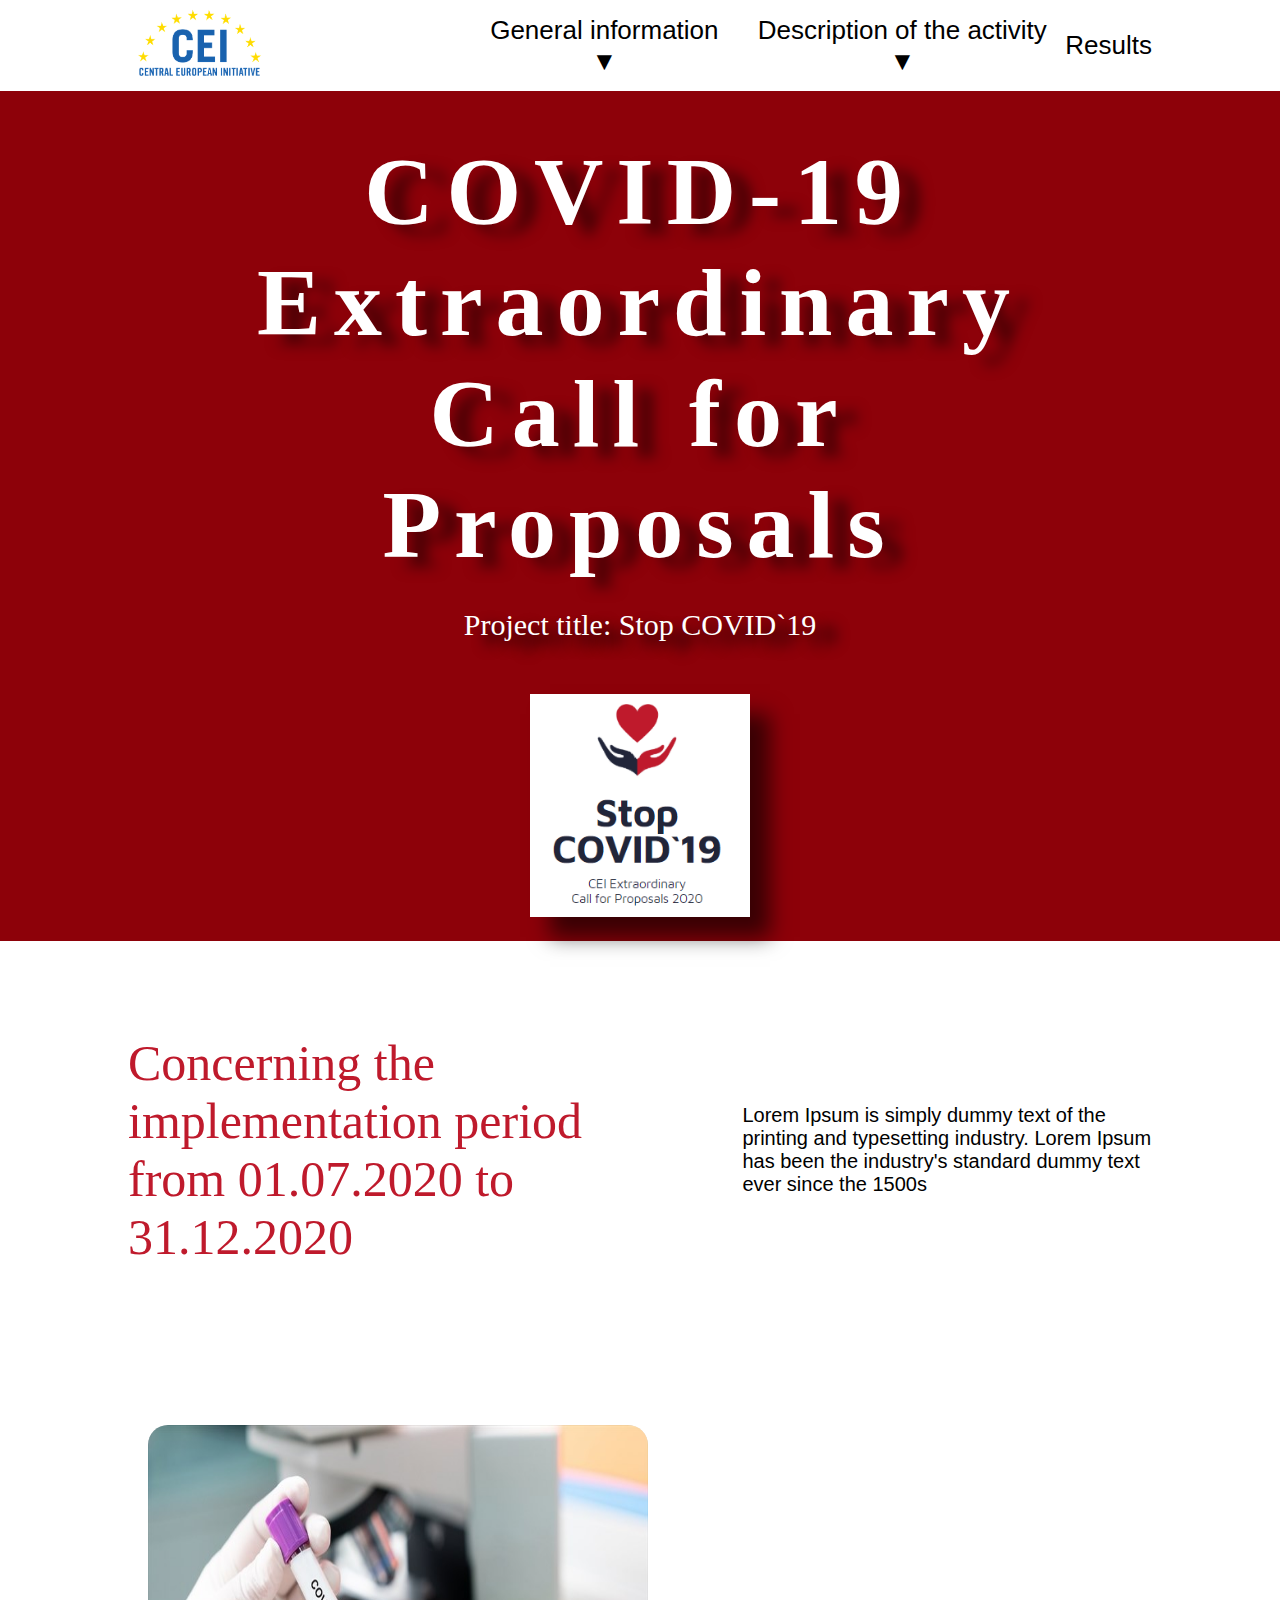
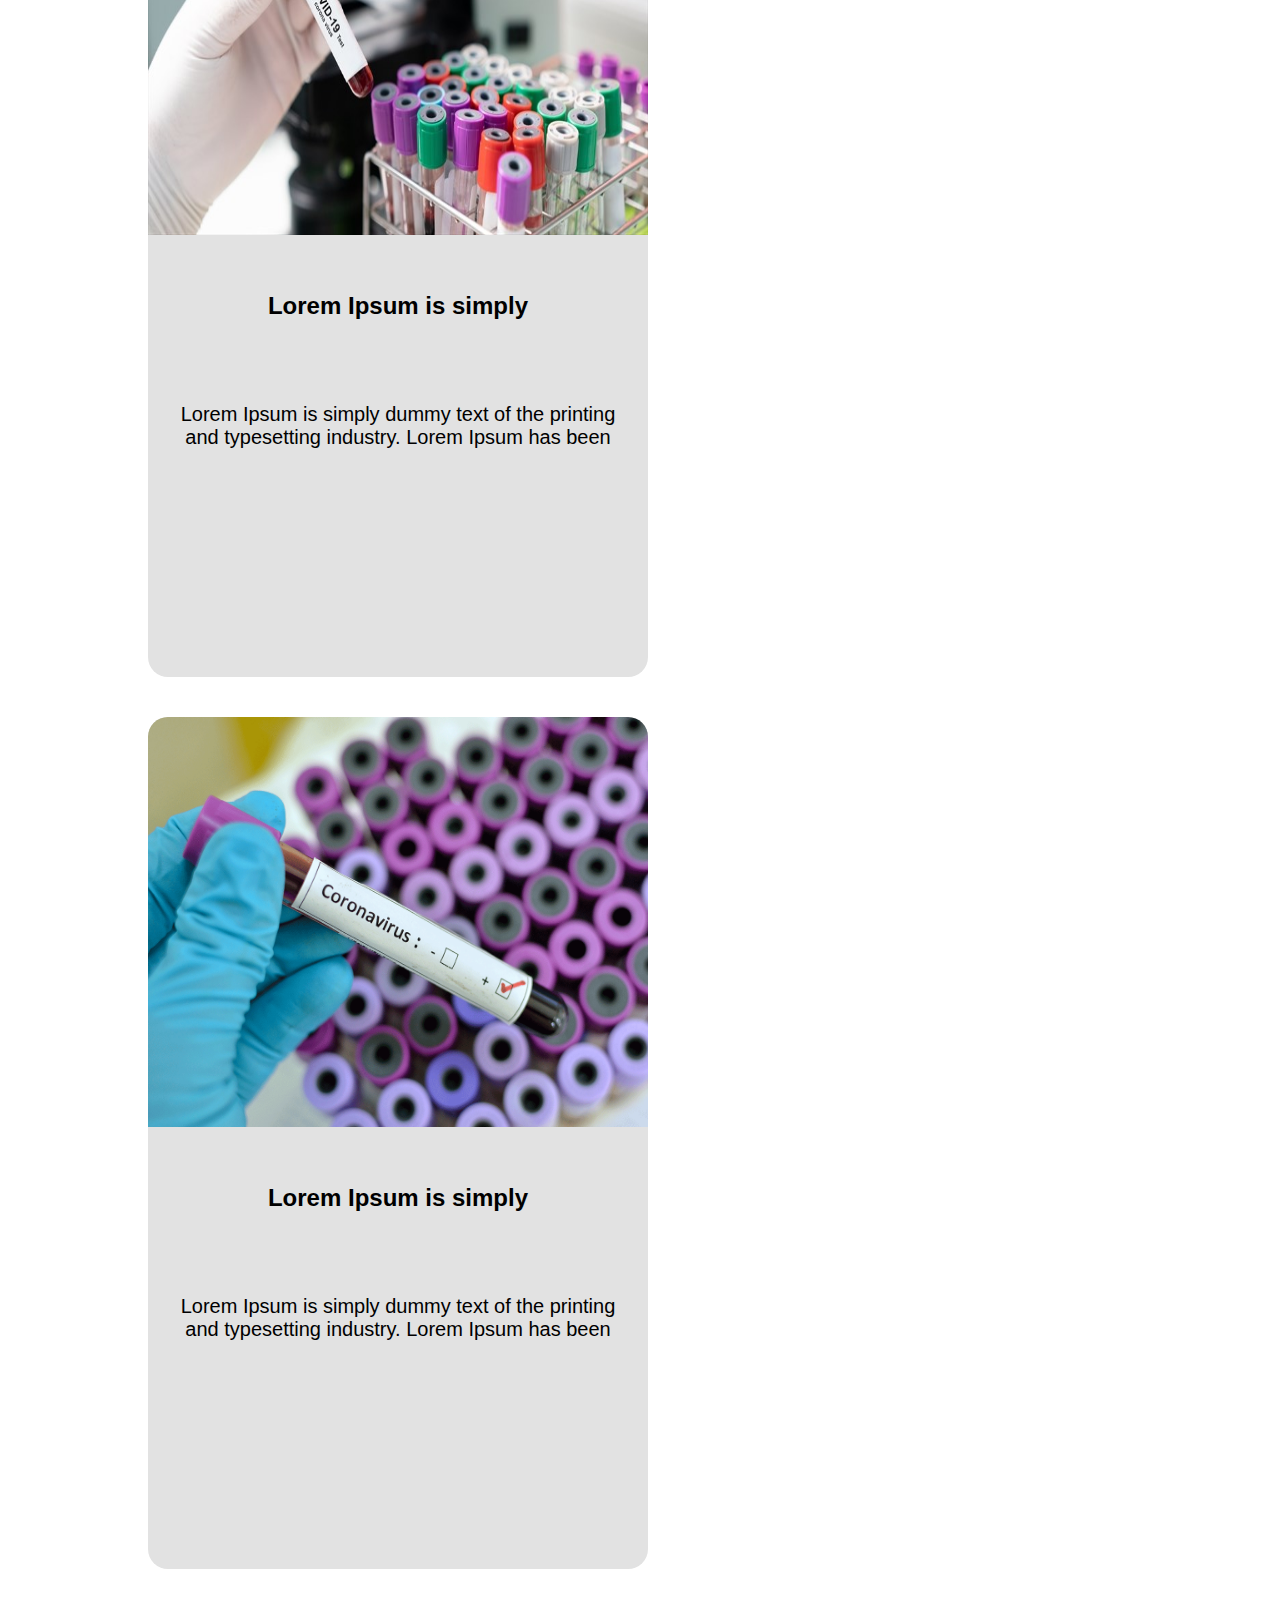
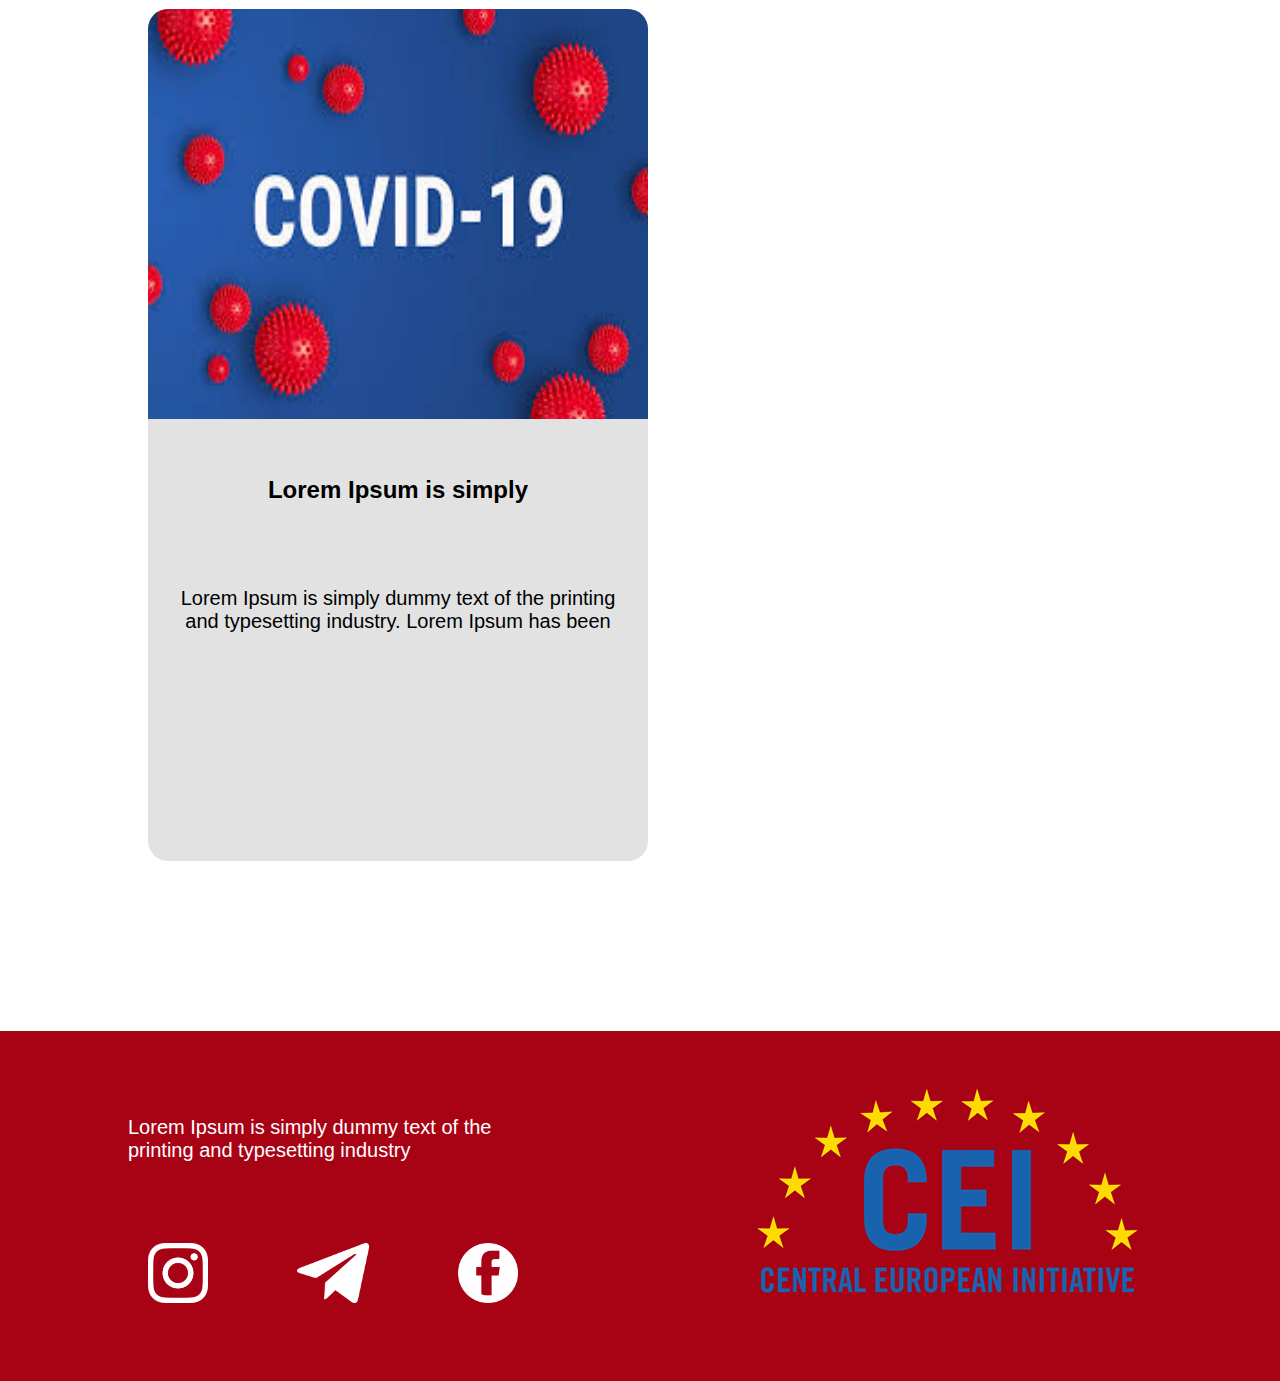
<file: index.html>
<!DOCTYPE html>
<html lang="en">

<head>
    <meta charset="UTF-8">
    <meta name="viewport" content="width=device-width, initial-scale=1.0">
    <title>Covid-19</title>
    <link rel="icon" type="image/png" href="./img/stop_covid.png" />
    <link rel="stylesheet" href="./styles/style.css">
</head>

<body>
    <main>
        <div class="nav-container">
            <nav>
                <div class="image_logo">
                    <a href=""><img id="logo" src="./img/CEI.png" alt="no logo"></a>
                </div>
                <ul>
                    <li>
                        <div class="dropdown">
                            <button class="dropbtn">
                            General information ▼
                        </button>
                            <div class="dropdown-content">
                                <a href="">Project title: Stop COVID`19</a>
                                <a href="./applicant.html">Applicant</a>
                                <a href="#">Intended date and place of implementation</a>
                            </div>
                        </div>
                    </li>
                    <li>
                        <div class="dropdown">
                            <button class="dropbtn">
                                Description of the activity ▼
                        </button>
                            <div class="dropdown-content">
                                <a href="#">link1</a>
                                <a href="#">link2</a>
                                <a href="#">link3</a>
                            </div>
                        </div>
                    </li>
                    <li><a href="#">Results</a></li>
                </ul>
            </nav>
        </div>
        <section class="first">
            <div class="main_image">
                <h1 id="main_text">COVID-19 Extraordinary Call for Proposals</h1>
                <section class="center_text">
                    <h3 id="side_text">Project title: Stop COVID`19</h3>
                </section>
                <section class="side_image">
                    <img id="logo_main" src="./img/stop_covid.png" alt="">
                </section>
            </div>
        </section>
        <div class="info">
            <div class="center_concern">
                <h1 id="concern">Concerning the implementation period from 01.07.2020 to 31.12.2020
                </h1>
            </div>
            <div class="center_side_text">
                <h2 id="side_info">Lorem Ipsum is simply dummy text of the printing and typesetting industry. Lorem Ipsum has been the industry's standard dummy text ever since the 1500s</h2>
            </div>
        </div>
        <div class="cards">
            <div class="card">
                <img src="./img/sample1.jpg" alt="">
                <div class="title">
                    <h1 class="title_text">Lorem Ipsum is simply </h1>
                </div>
                <div class="article">
                    <h3 class="article_text">Lorem Ipsum is simply dummy text of the printing and typesetting industry. Lorem Ipsum has been </h3>
                </div>
            </div>
            <div class="card">
                <img src="./img/Coronavirus-test-tube.png" alt="">
                <div class="title">
                    <h1 class="title_text">Lorem Ipsum is simply </h1>
                </div>
                <div class="article">
                    <h3 class="article_text">Lorem Ipsum is simply dummy text of the printing and typesetting industry. Lorem Ipsum has been </h3>
                </div>
            </div>
            <div class="card">
                <img src="./img/corona.jpg" alt="">
                <div class="title">
                    <h1 class="title_text">Lorem Ipsum is simply </h1>
                </div>
                <div class="article">
                    <h3 class="article_text">Lorem Ipsum is simply dummy text of the printing and typesetting industry. Lorem Ipsum has been </h3>
                </div>
            </div>


        </div>

        <footer>
            <div class="center_footer_text">
                <h1 id="footer_text">Lorem Ipsum is simply dummy text of the printing and typesetting industry</h1>
            </div>
            <div class="center_social">
                <div class="social">

                    <img class="ico" src="./img/insta.png" alt="">
                    <img class="ico" src="./img/telegram.png" alt="">
                    <img class="ico" src="./img/facebook.png" alt="">

                </div>
            </div>
            <div class="center_image">
                <img id="CEI_logo" src="./img/CEI.png" alt="">
            </div>
        </footer>
    </main>
</body>

</html>
</file>
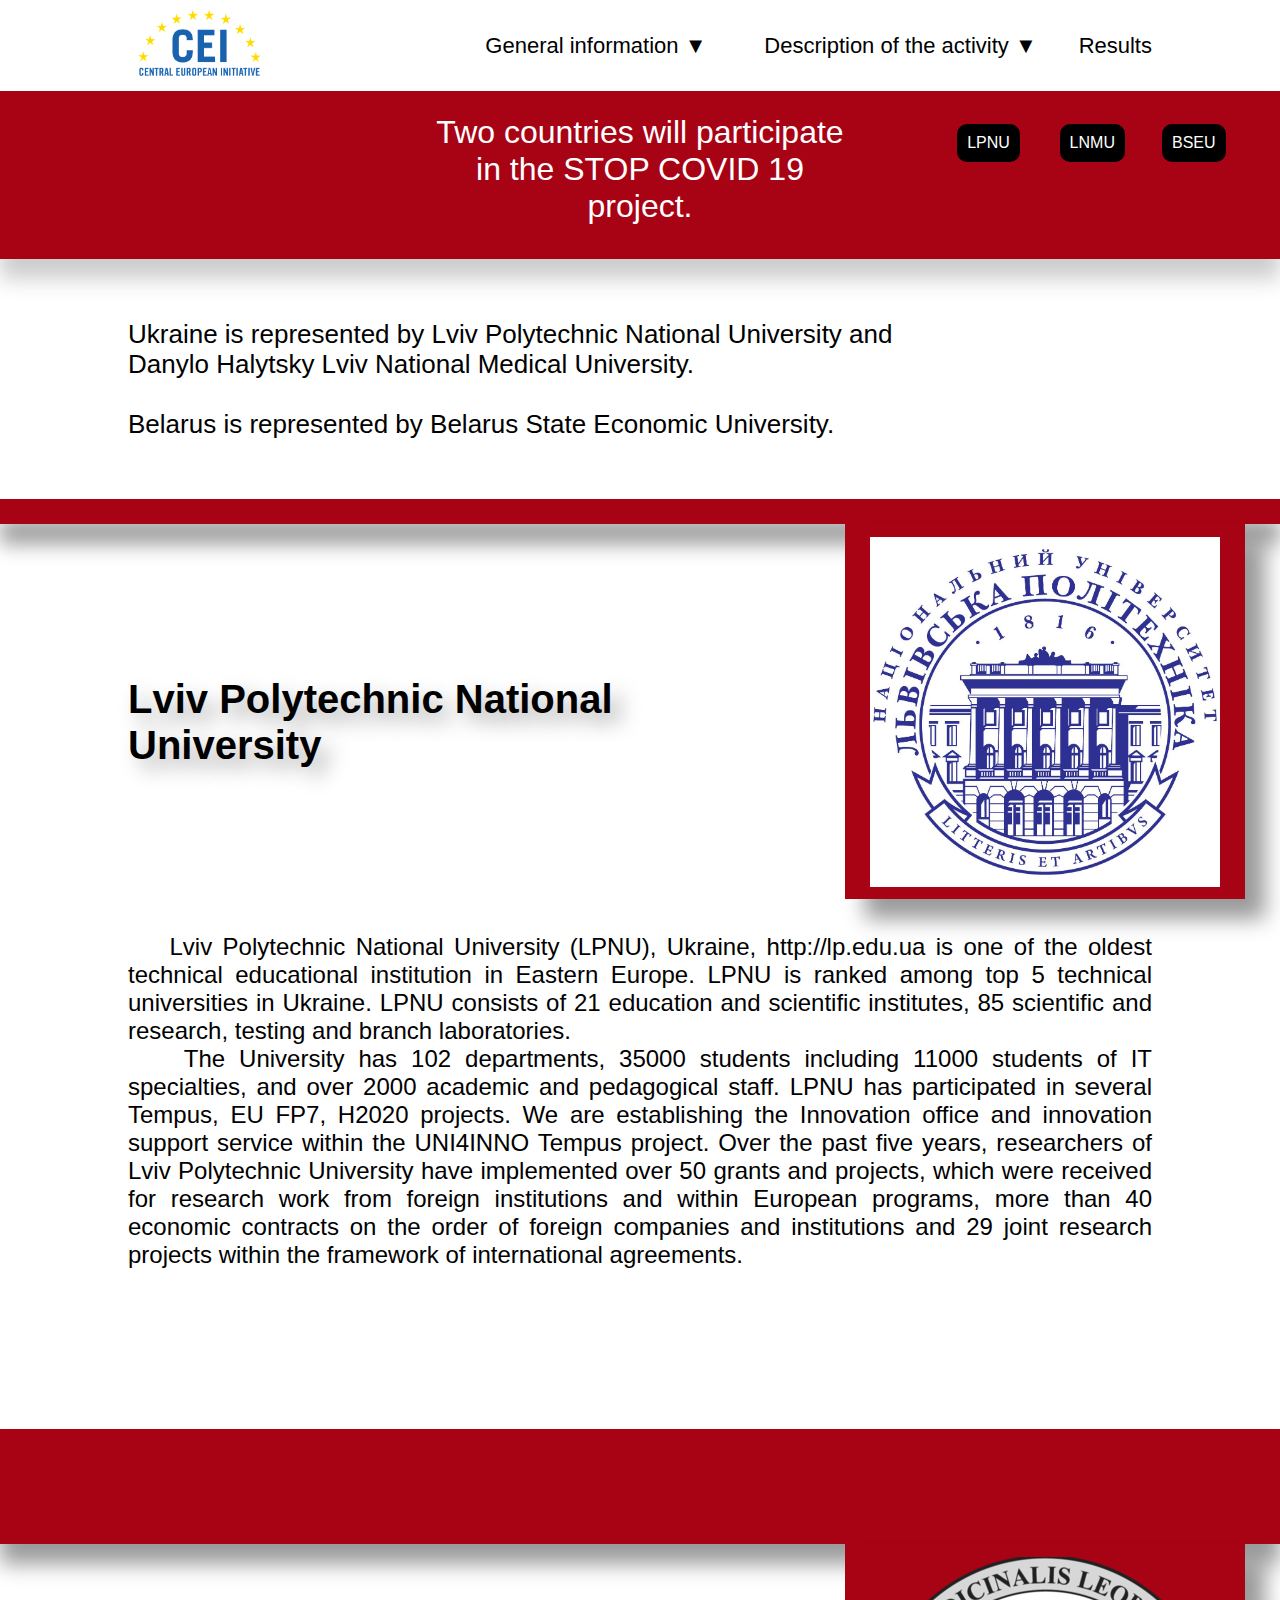
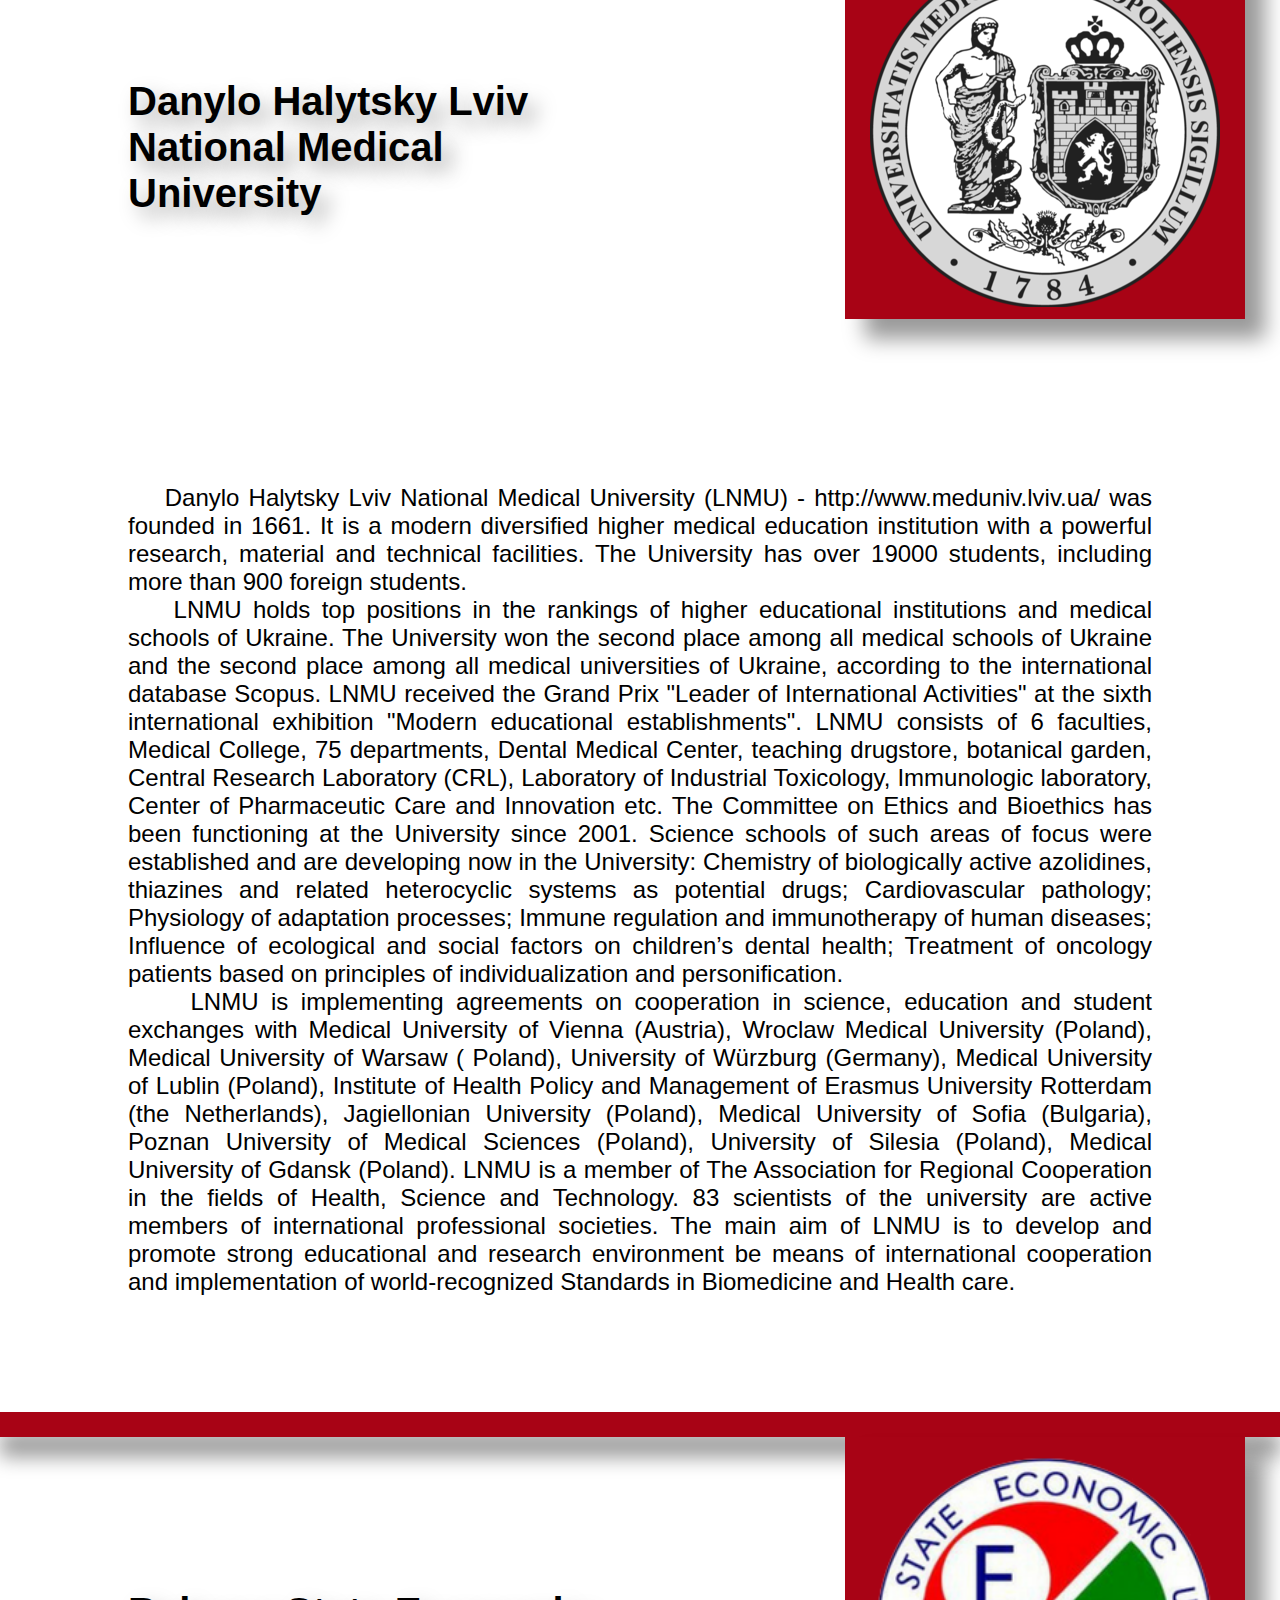
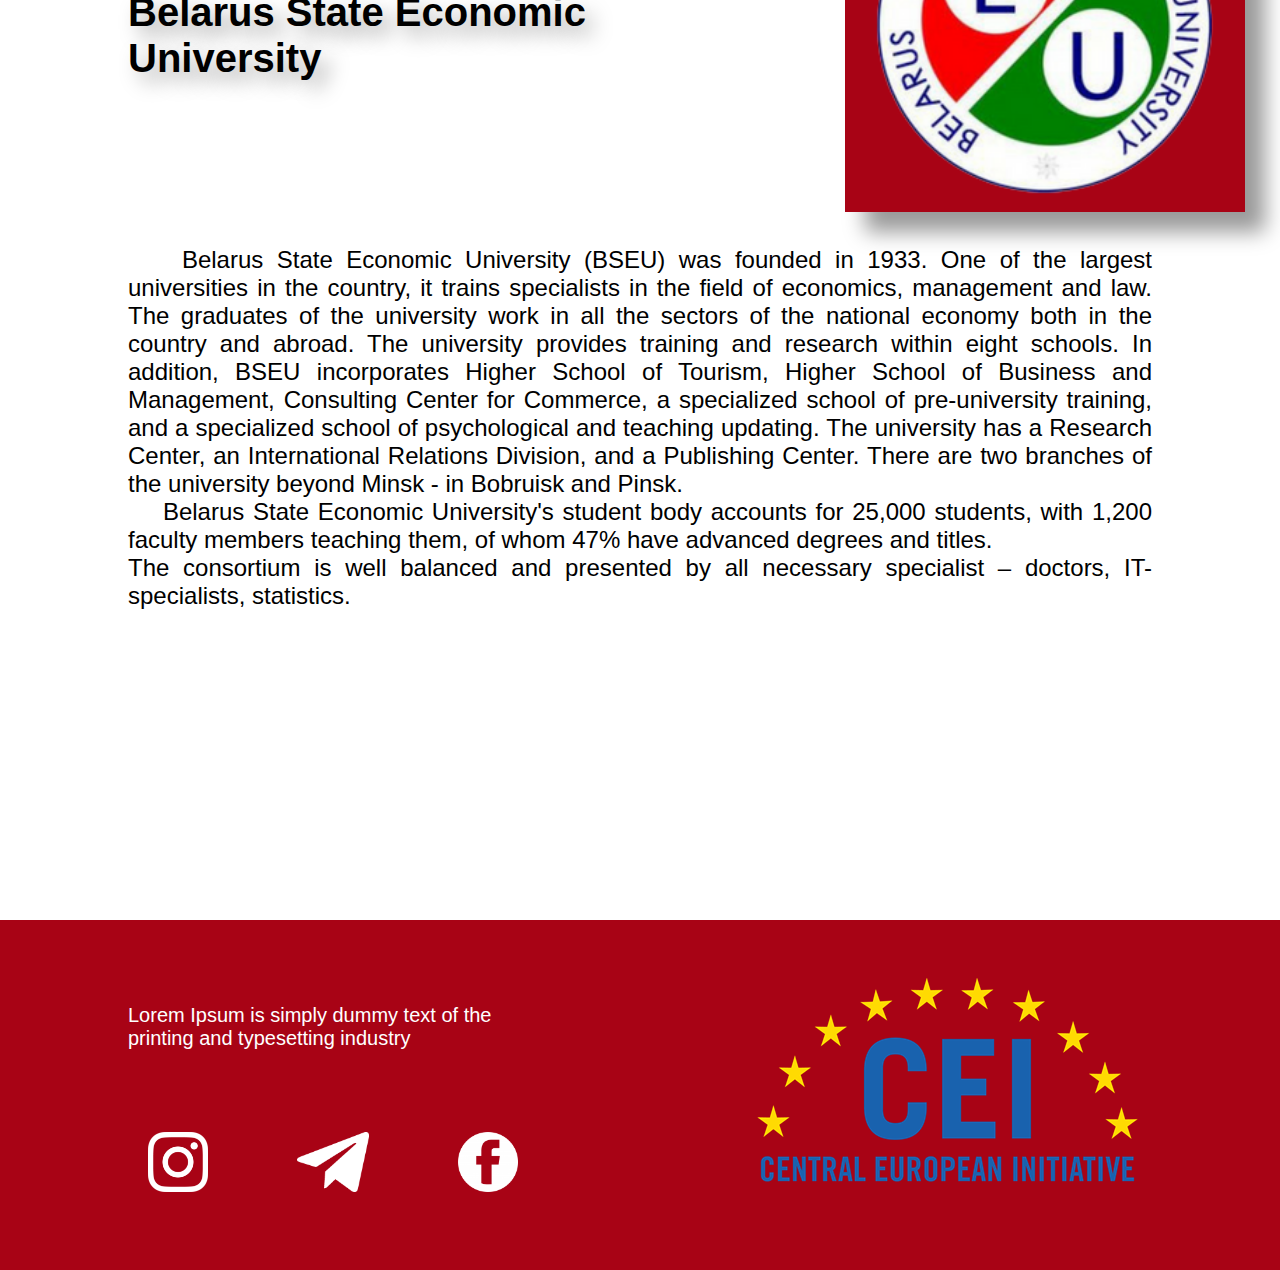
<file: applicant.html>
<!DOCTYPE html>
<html lang="en">

<head>
    <meta charset="UTF-8">
    <meta name="viewport" content="width=device-width, initial-scale=1.0">
    <link rel="icon" type="image/png" href="./img/stop_covid.png" />
    <link rel="stylesheet" href="./styles/applicant/style.css">
    <title>Covid-19</title>
</head>

<body>

    <main>
        <div class="nav-container">
            <nav>
                <div class="image_logo">
                    <a href="./index.html"><img id="logo" src="./img/CEI.png" alt="no logo"></a>
                </div>
                <ul>
                    <li>
                        <div class="dropdown">
                            <button class="dropbtn">
                            General information ▼
                        </button>
                            <div class="dropdown-content">
                                <a href="./index.html">Project title: Stop COVID`19</a>
                                <a href="">Applicant</a>
                                <a href="#">Intended date and place of implementation</a>
                            </div>
                        </div>
                    </li>
                    <li>
                        <div class="dropdown">
                            <button class="dropbtn">
                                Description of the activity ▼
                        </button>
                            <div class="dropdown-content">
                                <a href="#">link1</a>
                                <a href="#">link2</a>
                                <a href="#">link3</a>
                            </div>
                        </div>
                    </li>
                    <li><a href="#">Results</a></li>
                </ul>
            </nav>
        </div>
        <div class="tilte_section">
            <div class="title_center">
                <h1 id="title">
                    Two countries will participate in the STOP COVID 19 project.
                </h1>
            </div>


            <a id="button1" href="#LPNU"><button class="btn"  type="button" onclick="openMenuModal();">LPNU</button></a>
            <a id="button2" href="#LNMU"><button class="btn"  type="button" onclick="openMenuModal();">LNMU</button></a>
            <a id="button3" href="#BSEU"><button class="btn"  type="button" onclick="openMenuModal();">BSEU</button></a>

        </div>
        <div class="context">
            <div class="context_justify">
                <h1>Ukraine is represented by Lviv Polytechnic National University and Danylo Halytsky Lviv National Medical University.<br><br> Belarus is represented by Belarus State Economic University.
                </h1>
            </div>
        </div>
        <div id="LPNU" class="section_grid">
            <div class="upper_line">
            </div>
            <div class="upper_cube">
                <img class="local_logo" src="./img/LPNU.logo.jpg" alt="">
            </div>
            <div class="local_title">
                <h1 class="title_uni">Lviv Polytechnic National University</h1>
            </div>
            <div class="local_context">
                <p class="para">
                    &nbsp;&nbsp;&nbsp;&nbsp;Lviv Polytechnic National University (LPNU), Ukraine, http://lp.edu.ua is one of the oldest technical educational institution in Eastern Europe. LPNU is ranked among top 5 technical universities in Ukraine. LPNU consists of 21
                    education and scientific institutes, 85 scientific and research, testing and branch laboratories. <br>&nbsp;&nbsp;&nbsp;&nbsp;The University has 102 departments, 35000 students including 11000 students of IT specialties,
                    and over 2000 academic and pedagogical staff. LPNU has participated in several Tempus, EU FP7, H2020 projects. We are establishing the Innovation office and innovation support service within the UNI4INNO Tempus project. Over the past
                    five years, researchers of Lviv Polytechnic University have implemented over 50 grants and projects, which were received for research work from foreign institutions and within European programs, more than 40 economic contracts on the
                    order of foreign companies and institutions and 29 joint research projects within the framework of international agreements.
                </p>
            </div>

        </div>
        <div class="divider">

        </div>
        <div id="LNMU" class="section_grid">
            <div class="upper_line">
            </div>
            <div class="upper_cube">
                <img class="local_logo" src="./img/LNMU.png" alt="">
            </div>
            <div class="local_title">
                <h1 class="title_uni">Danylo Halytsky Lviv National Medical University</h1>
            </div>
            <div class="local_context">
                <p class="para">
                    &nbsp;&nbsp;&nbsp;&nbsp;Danylo Halytsky Lviv National Medical University (LNMU) - http://www.meduniv.lviv.ua/ was founded in 1661. It is a modern diversified higher medical education institution with a powerful research, material and technical facilities.
                    The University has over 19000 students, including more than 900 foreign students. <br> &nbsp;&nbsp;&nbsp;&nbsp;LNMU holds top positions in the rankings of higher educational institutions and medical schools of Ukraine.
                    The University won the second place among all medical schools of Ukraine and the second place among all medical universities of Ukraine, according to the international database Scopus. LNMU received the Grand Prix "Leader of International
                    Activities" at the sixth international exhibition "Modern educational establishments". LNMU consists of 6 faculties, Medical College, 75 departments, Dental Medical Center, teaching drugstore, botanical garden, Central Research Laboratory
                    (CRL), Laboratory of Industrial Toxicology, Immunologic laboratory, Center of Pharmaceutic Care and Innovation etc. The Committee on Ethics and Bioethics has been functioning at the University since 2001. Science schools of such areas
                    of focus were established and are developing now in the University: Chemistry of biologically active azolidines, thiazines and related heterocyclic systems as potential drugs; Cardiovascular pathology; Physiology of adaptation processes;
                    Immune regulation and immunotherapy of human diseases; Influence of ecological and social factors on children’s dental health; Treatment of oncology patients based on principles of individualization and personification. <br>&nbsp;&nbsp;&nbsp;&nbsp;
                    LNMU is implementing agreements on cooperation in science, education and student exchanges with Medical University of Vienna (Austria), Wroclaw Medical University (Poland), Medical University of Warsaw ( Poland), University of Würzburg
                    (Germany), Medical University of Lublin (Poland), Institute of Health Policy and Management of Erasmus University Rotterdam (the Netherlands), Jagiellonian University (Poland), Medical University of Sofia (Bulgaria), Poznan University
                    of Medical Sciences (Poland), University of Silesia (Poland), Medical University of Gdansk (Poland). LNMU is a member of The Association for Regional Cooperation in the fields of Health, Science and Technology. 83 scientists of the
                    university are active members of international professional societies. The main aim of LNMU is to develop and promote strong educational and research environment be means of international cooperation and implementation of world-recognized
                    Standards in Biomedicine and Health care.

                </p>
            </div>

        </div>
        <div id="BSEU" class="section_grid">
            <div class="upper_line">
            </div>
            <div class="upper_cube">
                <img class="local_logo" src="./img/BSEU.png" alt="">
            </div>
            <div class="local_title">
                <h1 class="title_uni">Belarus State Economic University</h1>
            </div>
            <div class="local_context">
                <p class="para">
                    &nbsp;&nbsp;&nbsp;&nbsp;Belarus State Economic University (BSEU) was founded in 1933. One of the largest universities in the country, it trains specialists in the field of economics, management and law. The graduates of the university work in all the
                    sectors of the national economy both in the country and abroad. The university provides training and research within eight schools. In addition, BSEU incorporates Higher School of Tourism, Higher School of Business and Management,
                    Consulting Center for Commerce, a specialized school of pre-university training, and a specialized school of psychological and teaching updating. The university has a Research Center, an International Relations Division, and a Publishing
                    Center. There are two branches of the university beyond Minsk - in Bobruisk and Pinsk. <br> &nbsp;&nbsp;&nbsp;&nbsp;Belarus State Economic University's student body accounts for 25,000 students, with 1,200 faculty
                    members teaching them, of whom 47% have advanced degrees and titles. <br> The consortium is well balanced and presented by all necessary specialist – doctors, IT-specialists, statistics.

                </p>
            </div>

        </div>
        <div class="divider">

        </div>
        <footer>
            <div class="center_footer_text">
                <h1 id="footer_text">Lorem Ipsum is simply dummy text of the printing and typesetting industry</h1>
            </div>
            <div class="center_social">
                <div class="social">

                    <img class="ico" src="./img/insta.png" alt="">
                    <img class="ico" src="./img/telegram.png" alt="">
                    <img class="ico" src="./img/facebook.png" alt="">

                </div>
            </div>
            <div class="center_image">
                <img id="CEI_logo" src="./img/CEI.png" alt="">
            </div>
        </footer>
    </main>

</body>

</html>
</file>
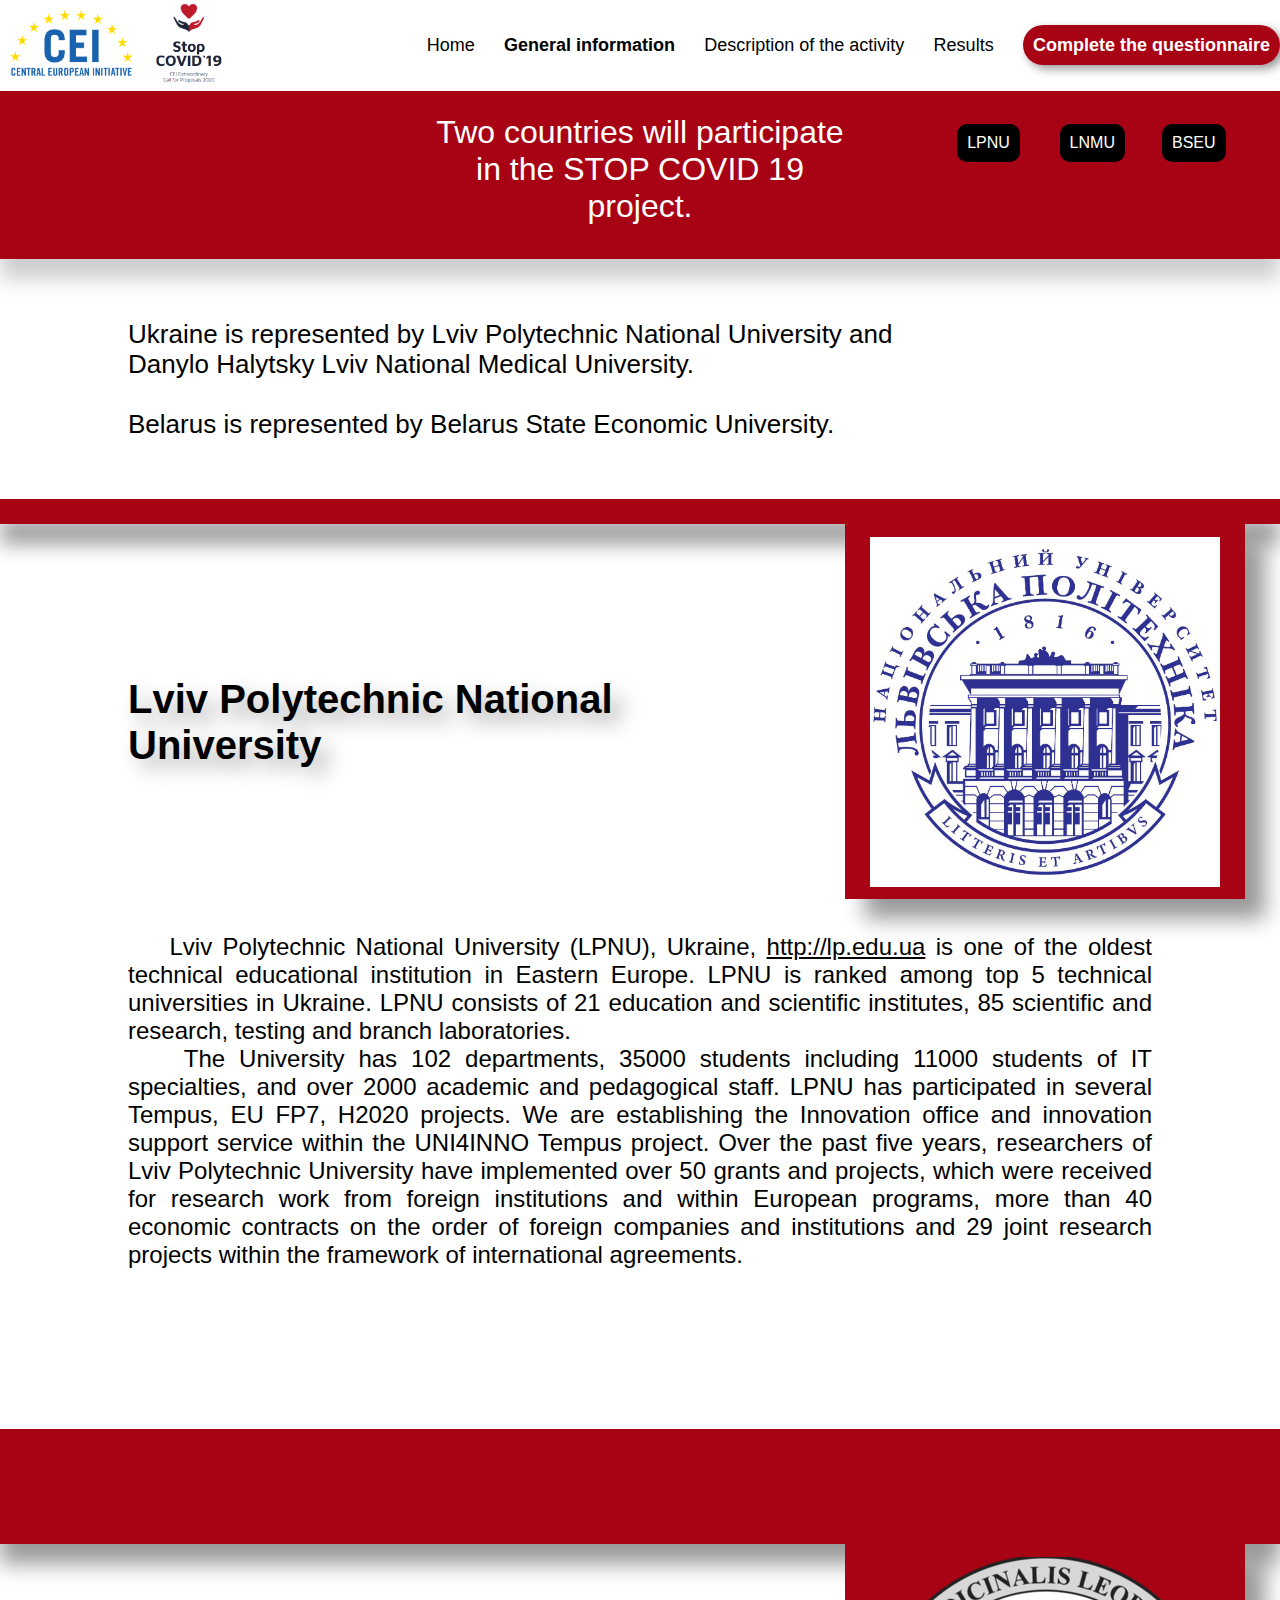
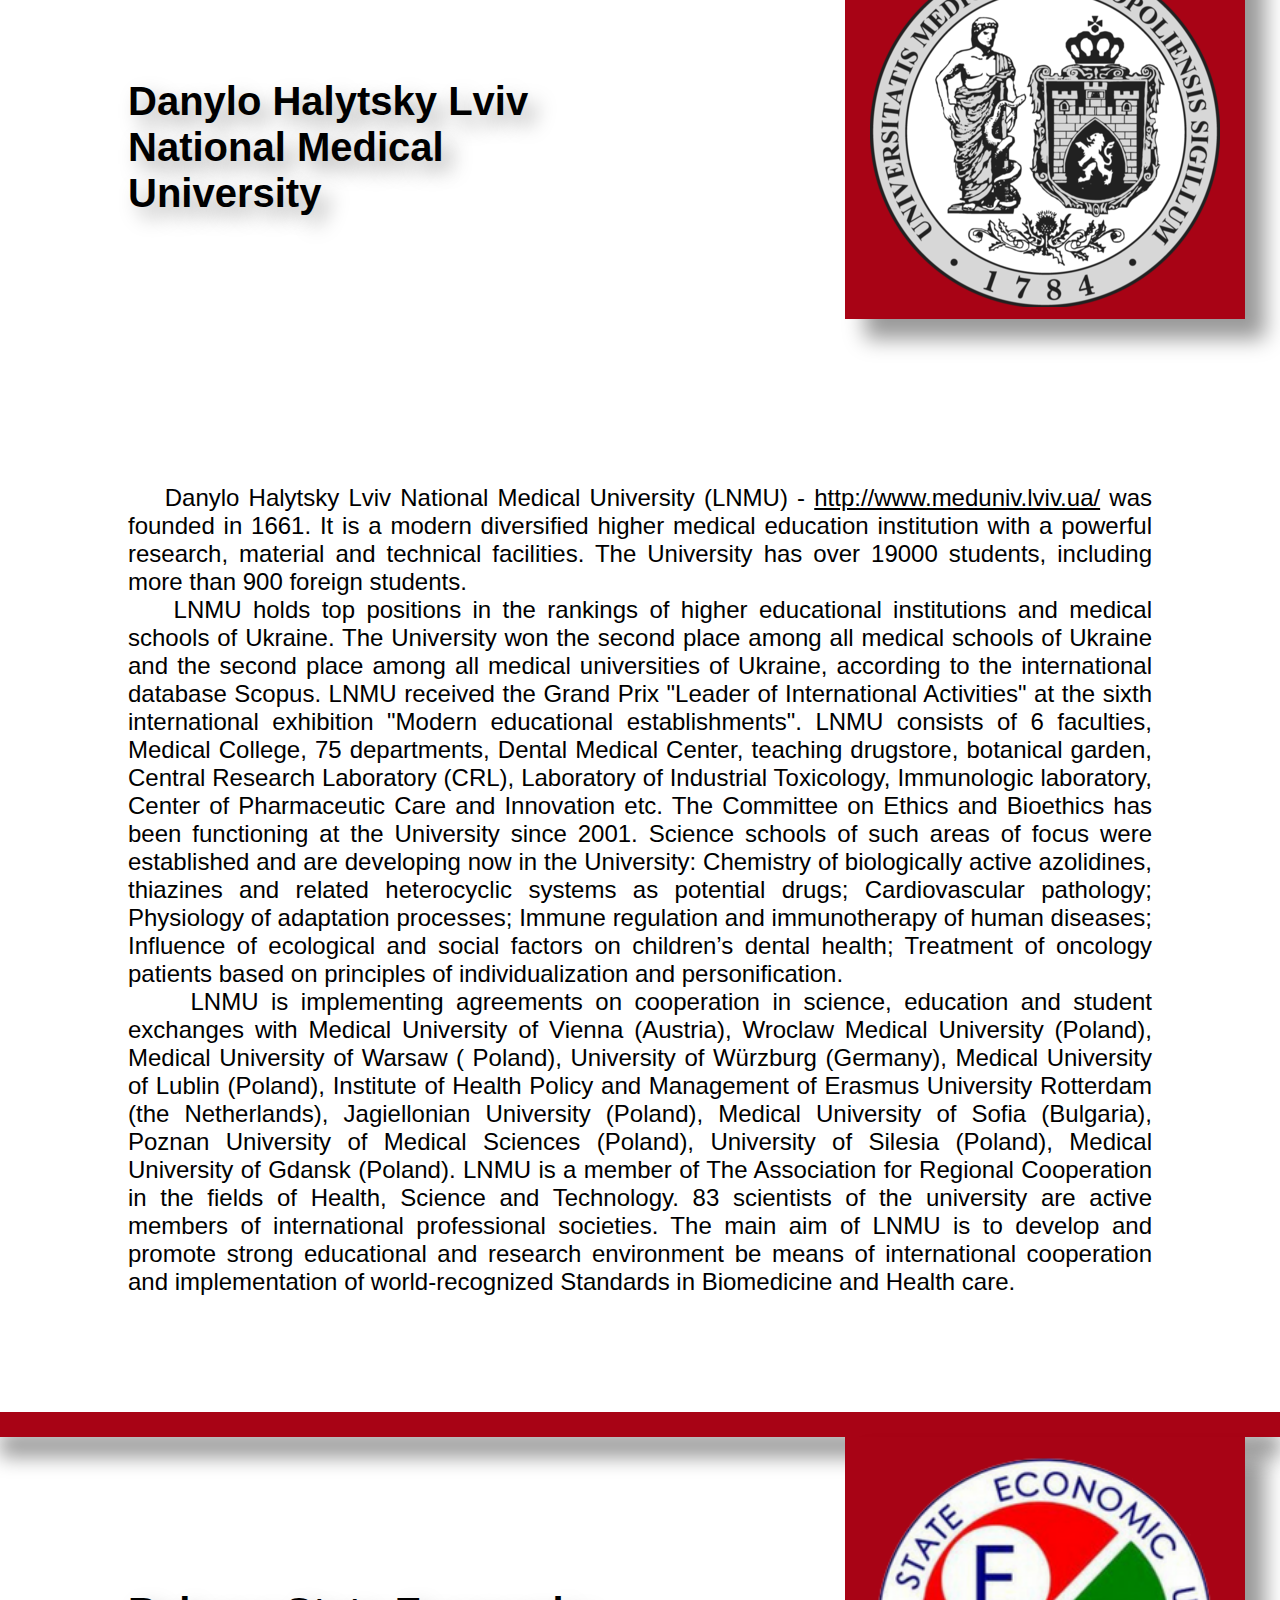
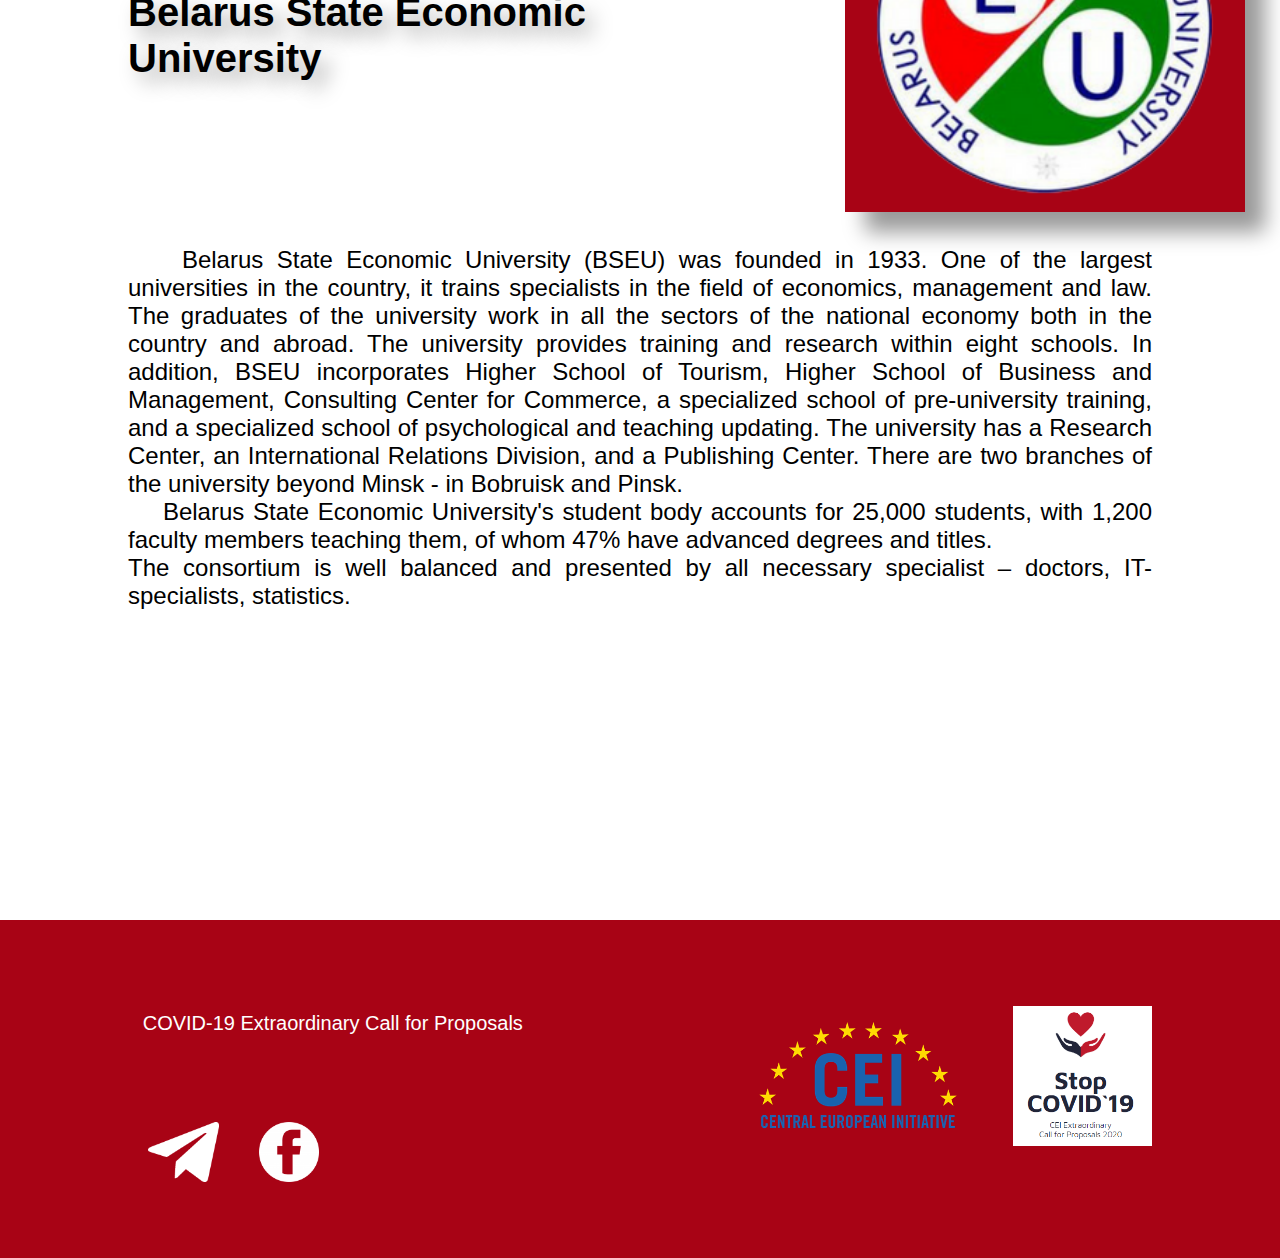
<file: covid/applicant.html>
<!DOCTYPE html>
<html lang="en">

<head>
    <meta charset="UTF-8">
    <meta name="viewport" content="width=device-width, initial-scale=1.0">
    <link rel="icon" type="image/png" href="./img/stop_covid.png" />
    <link rel="stylesheet" href="./styles/applicant/style.css">
    <link rel="stylesheet" href="https://cdnjs.cloudflare.com/ajax/libs/font-awesome/4.7.0/css/font-awesome.min.css">

    <title>Covid-19</title>
</head>

<body>

    <main>
        <div id="nav-container" class="nav-container">
            <nav id="navbar">
                <div class="image_logo">
                    <a href="./index.html"><img id="logo" src="./img/CEI.png" alt="no logo"></a>
                    <a href="./index.html"><img id="logo2" src="./img/stop_covid.png" alt="no logo"></a>
                </div>

                <ul id="myLinks">
                    <li>
                        <a id="home" href="./index.html">Home</a>
                    </li>
                    <li>
                        <a href=""><b>General information</b></a>
                    </li>
                    <li>
                        <a href="./description.html">Description of the activity</a>
                    </li>
                    <li><a href="./results.html">Results</a></li>
                    <li>

                        <a href="https://forms.gle/evnzg29MNrym3oyY8" id="survey" class="survey">
                            Complete the questionnaire
                        </a>

                    </li>
                </ul>

                <a id="hamburger" href="javascript:void(0);" class="icon" onclick="myFunction()">
                    <i class="fa fa-bars"></i>
                </a>
            </nav>
        </div>
        <div class="tilte_section">
            <div class="title_center">
                <h1 id="title">
                    Two countries will participate in the STOP COVID 19 project.
                </h1>
            </div>


            <a id="button1" href="#LPNU"><button class="btn"  type="button" >LPNU</button></a>
            <a id="button2" href="#LNMU"><button class="btn"  type="button" >LNMU</button></a>
            <a id="button3" href="#BSEU"><button class="btn"  type="button" >BSEU</button></a>

        </div>
        <div class="context">
            <div class="context_justify">
                <h1>Ukraine is represented by Lviv Polytechnic National University and Danylo Halytsky Lviv National Medical University.<br><br> Belarus is represented by Belarus State Economic University.
                </h1>
            </div>
        </div>
        <div id="LPNU" class="section_grid">
            <div class="upper_line">
            </div>
            <div class="upper_cube">
                <img class="local_logo" src="./img/LPNU.logo.jpg" alt="">
            </div>
            <div class="local_title">
                <h1 class="title_uni">Lviv Polytechnic National University</h1>
            </div>
            <div class="local_context">
                <p class="para">
                    &nbsp;&nbsp;&nbsp;&nbsp;Lviv Polytechnic National University (LPNU), Ukraine, <a href="http://lp.edu.ua"><u>http://lp.edu.ua</u></a> is one of the oldest technical educational institution in Eastern Europe. LPNU is ranked among top
                    5 technical universities in Ukraine. LPNU consists of 21 education and scientific institutes, 85 scientific and research, testing and branch laboratories. <br>&nbsp;&nbsp;&nbsp;&nbsp;The University has 102 departments, 35000 students
                    including 11000 students of IT specialties, and over 2000 academic and pedagogical staff. LPNU has participated in several Tempus, EU FP7, H2020 projects. We are establishing the Innovation office and innovation support service within
                    the UNI4INNO Tempus project. Over the past five years, researchers of Lviv Polytechnic University have implemented over 50 grants and projects, which were received for research work from foreign institutions and within European programs,
                    more than 40 economic contracts on the order of foreign companies and institutions and 29 joint research projects within the framework of international agreements.
                </p>
            </div>

        </div>
        <div class="divider">

        </div>
        <div id="LNMU" class="section_grid">
            <div class="upper_line">
            </div>
            <div class="upper_cube">
                <img class="local_logo" src="./img/LNMU.png" alt="">
            </div>
            <div class="local_title">
                <h1 class="title_uni">Danylo Halytsky Lviv National Medical University</h1>
            </div>
            <div class="local_context">
                <p class="para">
                    &nbsp;&nbsp;&nbsp;&nbsp;Danylo Halytsky Lviv National Medical University (LNMU) - <a href="http://www.meduniv.lviv.ua/"><u>http://www.meduniv.lviv.ua/</u></a> was founded in 1661. It is a modern diversified higher medical education
                    institution with a powerful research, material and technical facilities. The University has over 19000 students, including more than 900 foreign students. <br> &nbsp;&nbsp;&nbsp;&nbsp;LNMU holds top positions in the rankings of higher
                    educational institutions and medical schools of Ukraine. The University won the second place among all medical schools of Ukraine and the second place among all medical universities of Ukraine, according to the international database
                    Scopus. LNMU received the Grand Prix "Leader of International Activities" at the sixth international exhibition "Modern educational establishments". LNMU consists of 6 faculties, Medical College, 75 departments, Dental Medical Center,
                    teaching drugstore, botanical garden, Central Research Laboratory (CRL), Laboratory of Industrial Toxicology, Immunologic laboratory, Center of Pharmaceutic Care and Innovation etc. The Committee on Ethics and Bioethics has been functioning
                    at the University since 2001. Science schools of such areas of focus were established and are developing now in the University: Chemistry of biologically active azolidines, thiazines and related heterocyclic systems as potential drugs;
                    Cardiovascular pathology; Physiology of adaptation processes; Immune regulation and immunotherapy of human diseases; Influence of ecological and social factors on children’s dental health; Treatment of oncology patients based on principles
                    of individualization and personification. <br>&nbsp;&nbsp;&nbsp;&nbsp; LNMU is implementing agreements on cooperation in science, education and student exchanges with Medical University of Vienna (Austria), Wroclaw Medical University
                    (Poland), Medical University of Warsaw ( Poland), University of Würzburg (Germany), Medical University of Lublin (Poland), Institute of Health Policy and Management of Erasmus University Rotterdam (the Netherlands), Jagiellonian University
                    (Poland), Medical University of Sofia (Bulgaria), Poznan University of Medical Sciences (Poland), University of Silesia (Poland), Medical University of Gdansk (Poland). LNMU is a member of The Association for Regional Cooperation in
                    the fields of Health, Science and Technology. 83 scientists of the university are active members of international professional societies. The main aim of LNMU is to develop and promote strong educational and research environment be
                    means of international cooperation and implementation of world-recognized Standards in Biomedicine and Health care.

                </p>
            </div>

        </div>
        <div id="BSEU" class="section_grid">
            <div class="upper_line">
            </div>
            <div class="upper_cube">
                <img class="local_logo" src="./img/BSEU.png" alt="">
            </div>
            <div class="local_title">
                <h1 class="title_uni">Belarus State Economic University</h1>
            </div>
            <div class="local_context">
                <p class="para">
                    &nbsp;&nbsp;&nbsp;&nbsp;Belarus State Economic University (BSEU) was founded in 1933. One of the largest universities in the country, it trains specialists in the field of economics, management and law. The graduates of the university work in all the
                    sectors of the national economy both in the country and abroad. The university provides training and research within eight schools. In addition, BSEU incorporates Higher School of Tourism, Higher School of Business and Management,
                    Consulting Center for Commerce, a specialized school of pre-university training, and a specialized school of psychological and teaching updating. The university has a Research Center, an International Relations Division, and a Publishing
                    Center. There are two branches of the university beyond Minsk - in Bobruisk and Pinsk. <br> &nbsp;&nbsp;&nbsp;&nbsp;Belarus State Economic University's student body accounts for 25,000 students, with 1,200 faculty
                    members teaching them, of whom 47% have advanced degrees and titles. <br> The consortium is well balanced and presented by all necessary specialist – doctors, IT-specialists, statistics.

                </p>
            </div>

        </div>
        <div class="divider">

        </div>
        <footer>
            <div class="center_footer_text">
                <h1 id="footer_text">COVID-19 Extraordinary Call for Proposals</h1>
            </div>
            <div class="center_social">
                <div class="social">


                    <a href="https://t.me/stopcovid19pro"><img class="ico" src="./img/telegram.png" alt=""></a>
                    <a href="https://www.facebook.com/Stop-Covid19-100246368451312/"><img class="ico" src="./img/facebook.png" alt=""></a>
                </div>
            </div>
            <div class="center_image">
                <div class="block">
                    <img id="CEI_logo" src="./img/CEI.png" alt="">
                    <img id="stop_logo" src="./img/stop_covid.png" alt="">
                </div>
            </div>
        </footer>
    </main>

</body>
<script>
    function myFunction() {

        var navbar = document.getElementById("navbar");
        var x = document.getElementById("myLinks");
        if (x.style.display === "block") {
            x.style.display = "none";
        } else {
            navbar.style.display = "block";

            x.style.display = "block";
        }
    }
</script>

</html>
</file>
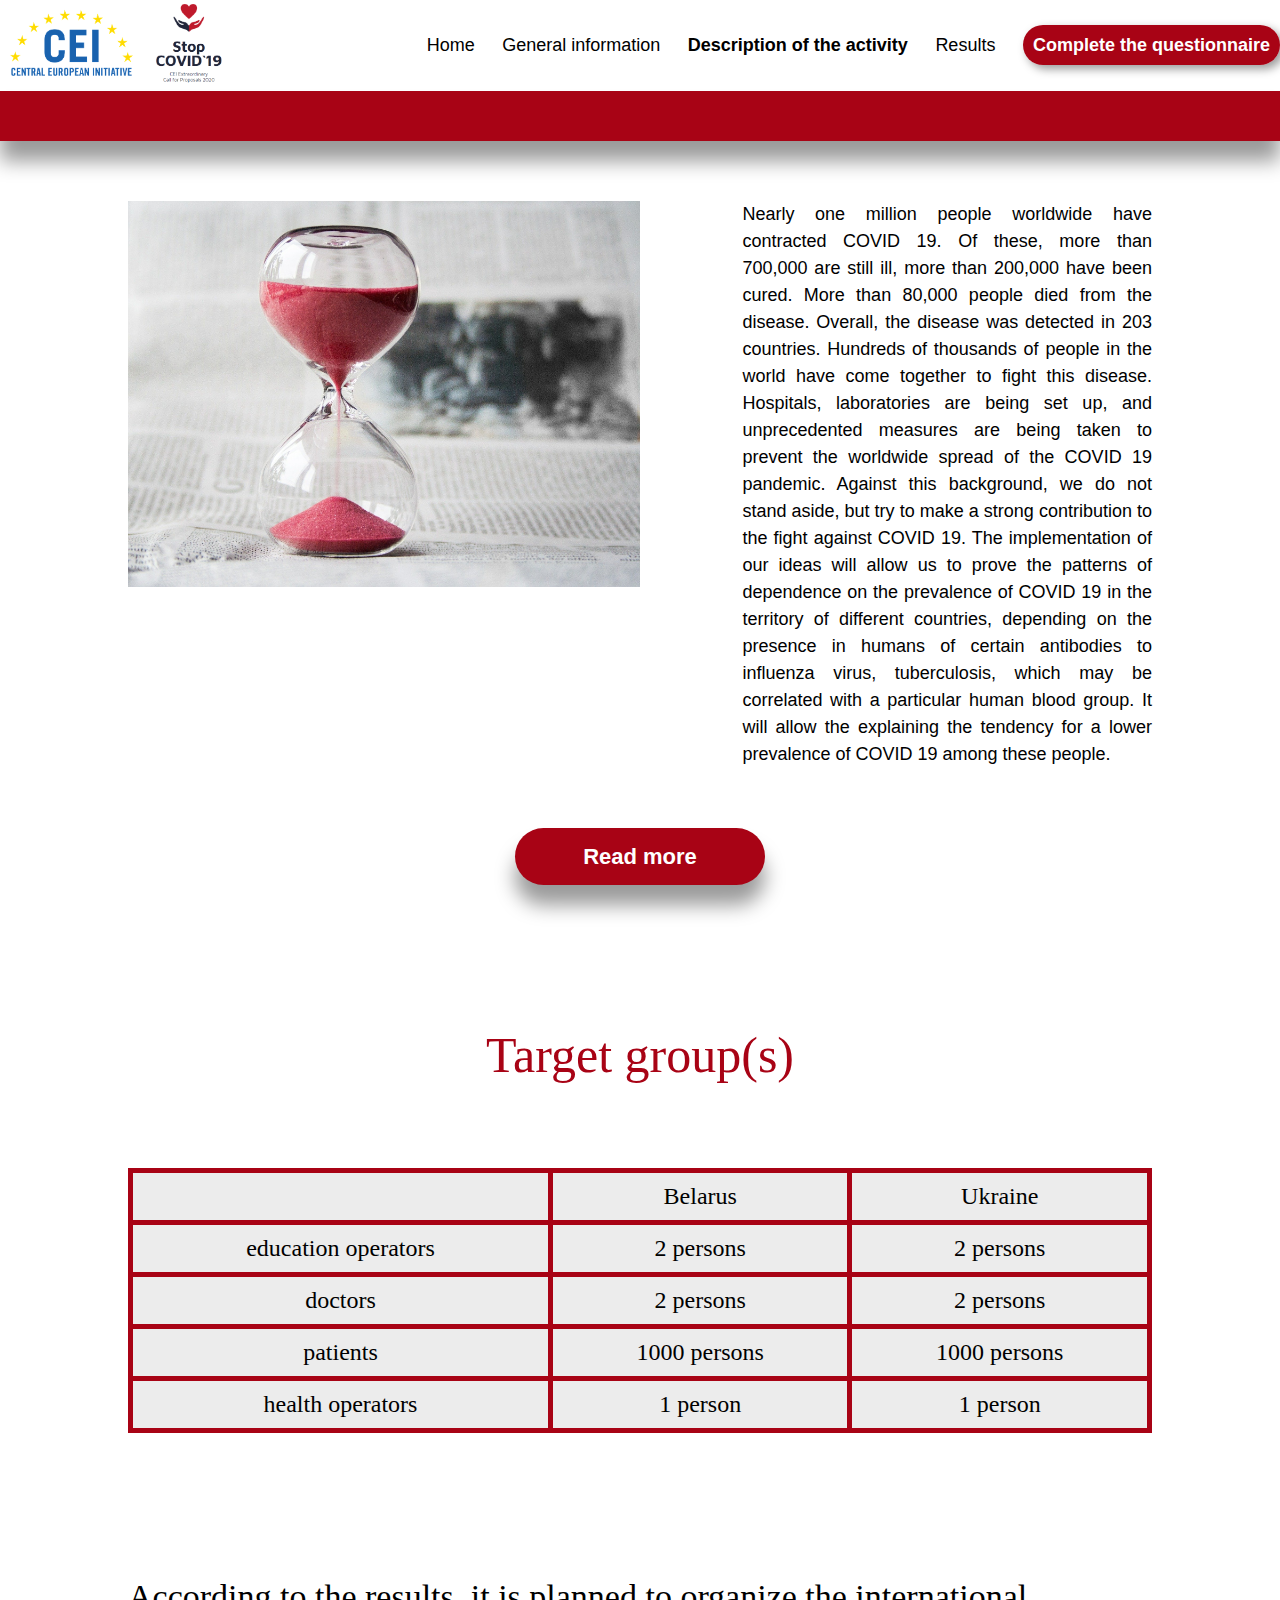
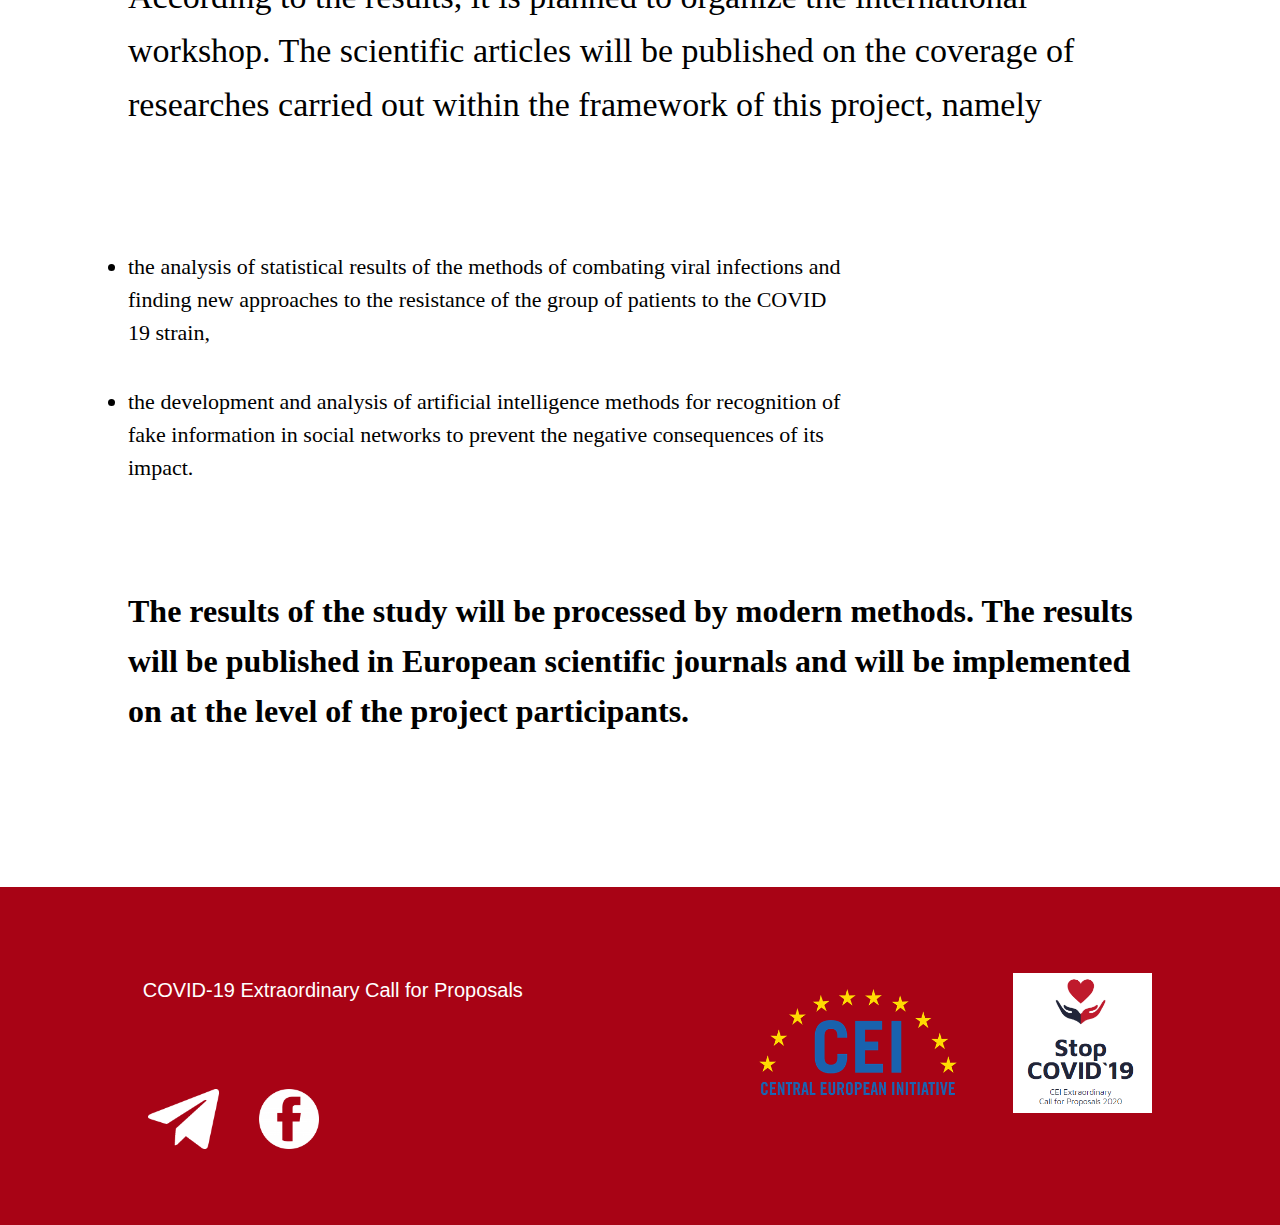
<file: covid/description.html>
<!DOCTYPE html>
<html lang="en">

<head>
    <meta charset="UTF-8">
    <meta name="viewport" content="width=device-width, initial-scale=1.0">
    <link rel="icon" type="image/png" href="./img/stop_covid.png" />
    <link rel="stylesheet" href="./styles/description/style.css">
    <link rel="stylesheet" href="https://cdnjs.cloudflare.com/ajax/libs/font-awesome/4.7.0/css/font-awesome.min.css">

    <title>Covid-19</title>
</head>

<body>

    <main>
        <div id="nav-container" class="nav-container">
            <nav id="navbar">
                <div class="image_logo">
                    <a href="./index.html"><img id="logo" src="./img/CEI.png" alt="no logo"></a>
                    <a href="./index.html"><img id="logo2" src="./img/stop_covid.png" alt="no logo"></a>
                </div>

                <ul id="myLinks">
                    <li>
                        <a id="home" href="./index.html">Home</a>
                    </li>
                    <li>
                        <a href="./applicant.html">General information</a>
                    </li>
                    <li>
                        <a href="/"><b>Description of the activity</b></a>
                    </li>
                    <li><a href="./results.html">Results</a></li>
                    <li>

                        <a href="https://forms.gle/evnzg29MNrym3oyY8" id="survey" class="survey">
                            Complete the questionnaire
                        </a>

                    </li>
                </ul>

                <a id="hamburger" href="javascript:void(0);" class="icon" onclick="myFunction()">
                    <i class="fa fa-bars"></i>
                </a>
            </nav>
        </div>

        <div class="line">

        </div>

        <div id="first_title" class="first_title">
            <div class="image1">
                <img id="img1" src="./img/clock.jpg" alt="">
            </div>
            <div class="title1">
                <p class="text1">Nearly one million people worldwide have contracted COVID 19. Of these, more than 700,000 are still ill, more than 200,000 have been cured. More than 80,000 people died from the disease. Overall, the disease was detected in 203 countries.
                    Hundreds of thousands of people in the world have come together to fight this disease. Hospitals, laboratories are being set up, and unprecedented measures are being taken to prevent the worldwide spread of the COVID 19 pandemic. Against
                    this background, we do not stand aside, but try to make a strong contribution to the fight against COVID 19. The implementation of our ideas will allow us to prove the patterns of dependence on the prevalence of COVID 19 in the territory
                    of different countries, depending on the presence in humans of certain antibodies to influenza virus, tuberculosis, which may be correlated with a particular human blood group. It will allow the explaining the tendency for a lower
                    prevalence of COVID 19 among these people.</p>
            </div>
        </div>
        <div id="second_title" class="second_title">
            <div class="image2">
                <img id="img2" src="./img/white_combine.png" alt="">
                <!-- <img id="trian" src="./img/triangle.png" alt=""> -->
            </div>
            <div class="title2">
                <p class="text2">Nearly one million people worldwide have contracted COVID 19. Of these, more than 700,000 are still ill, more than 200,000 have been cured. More than 80,000 people died from the disease. Overall, the disease was detected in 203 countries.
                    Hundreds of thousands of people in the world have come together to fight this disease. Hospitals, laboratories are being set up, and unprecedented measures are being taken to prevent the worldwide spread of the COVID 19 pandemic. Against
                    this background, we do not stand aside, but try to make a strong contribution to the fight against COVID 19. The implementation of our ideas will allow us to prove the patterns of dependence on the prevalence of COVID 19 in the territory
                    of different countries, depending on the presence in humans of certain antibodies to influenza virus, tuberculosis, which may be correlated with a particular human blood group. It will allow the explaining the tendency for a lower
                    prevalence of COVID 19 among these people.</p>
            </div>
        </div>

        <div id="third_title" class="third_title">
            <div class="title3">
                <p class="text3">
                    The first idea is that in the presence of Rapid tests - (the main rapid tests to determine the presence of immunoglobulins in the blood and available in Europe today), it is possible to carry out monitoring - research among a certain number of citizens
                    wishing to detect specific antibodies, for example in the Lviv region. In addition, there will be one condition for those wishing to take the test - to answer in the questionnaire three questions: was / were vaccinated against influenza,
                    tuberculosis, and whether they were ill with influenza / tuberculosis this year. Additionally, a person should indicate which blood group they have. Compared to other regions or countries (just in Europe such testing is being done,
                    we have not yet) and it will probably reveal the causes of different incidence of COVID 19 in different countries. The information about health and seek persons in Lviv region, Western Ukraine and Belarus will be collected and processed.
                    In addition, the open source information about other CEI countries will be processed. The second idea is to create the software application that will allow you to analyze the information received on major social networks (Twitter,
                    Facebook, etc.) and compare it with information from official websites of the MoH or WHO. This will make it possible to objectify the real situation with COVID 19 and reduce panic among the population and develop covinophobia. For
                    example, on the social network, certain information is published about the number of patients, or about the death rate, or other COVID-related information. The program seeks confirmation of this information by key phrases, dates, etc.
                    on the main and official sites of medicine and WHO and the Ministry of Health and others. In its absence, the denial of the fake is immediately published. This will significantly reduce panic among the population and make people only
                    use truthful information. The results of implementation of this idea allow education operators and health operators to increase theirs professional output and find the sources of fake news.
                </p>
            </div>
        </div>
        <div class="center">

            <button id="read" class="read" onclick="readMore()">
            Read more
            </button>

        </div>
        <h1 class="table_title">
            Target group(s)
        </h1>
        <table>
            <tr>
                <th></th>
                <th>Belarus</th>
                <th>Ukraine</th>
            </tr>
            <tr>
                <td>education operators</td>
                <td>2 persons</td>
                <td>2 persons</td>
            </tr>
            <tr>
                <td>doctors</td>
                <td>2 persons</td>
                <td>2 persons</td>
            </tr>
            <tr>
                <td>patients</td>
                <td>1000 persons</td>
                <td>1000 persons</td>
            </tr>
            <tr>
                <td>health operators</td>
                <td>1 person</td>
                <td>1 person</td>
            </tr>
        </table>
        <div class="bullet_text">
            <div class="center_bullet_title">
                <h1 id="bullet_title">According to the results, it is planned to organize the international workshop. The scientific articles will be published on the coverage of researches carried out within the framework of this project, namely</h1><br><br>
            </div>
            <div class="center_bullet_content">

                <ul>
                    <li id="bullet_content">the analysis of statistical results of the methods of combating viral infections and finding new approaches to the resistance of the group of patients to the COVID 19 strain,</li><br><br>
                    <li id="bullet_content">the development and analysis of artificial intelligence methods for recognition of fake information in social networks to prevent the negative consequences of its impact.</li>
                </ul>

            </div>
            <div class="center_bullet_results">
                <h1 id="bullet_results">The results of the study will be processed by modern methods. The results will be published in European scientific journals and will be implemented on at the level of the project participants.</h1>
            </div>
        </div>
        <footer>
            <div class="center_footer_text">
                <h2 id="footer_text">COVID-19 Extraordinary Call for Proposals</h2>
            </div>
            <div class="center_social">
                <div class="social">


                    <a href="https://t.me/stopcovid19pro"><img class="ico" src="./img/telegram.png" alt=""></a>
                    <a href="https://www.facebook.com/Stop-Covid19-100246368451312/"><img class="ico" src="./img/facebook.png" alt=""></a>

                </div>
            </div>
            <div class="center_image">
                <div class="block">
                    <img id="CEI_logo" src="./img/CEI.png" alt="">
                    <img id="stop_logo" src="./img/stop_covid.png" alt="">
                </div>
            </div>
        </footer>
    </main>

</body>
<script>
    function myFunction() {

        var navbar = document.getElementById("navbar");
        var x = document.getElementById("myLinks");
        if (x.style.display === "block") {
            x.style.display = "none";
        } else {
            navbar.style.display = "block";

            x.style.display = "block";
        }
    }

    function readMore() {
        var width = window.innerWidth;
        var third = document.getElementById("third_title");
        var second = document.getElementById("second_title");
        var but = document.getElementById("read");
        but.style.display = "none";
        if (width <= 1024) {

            second.style.display = "flex";
            third.style.display = "flex";

        } else {
            second.style.display = "grid";
            third.style.display = "grid";
        }
    }
</script>

</html>
</file>
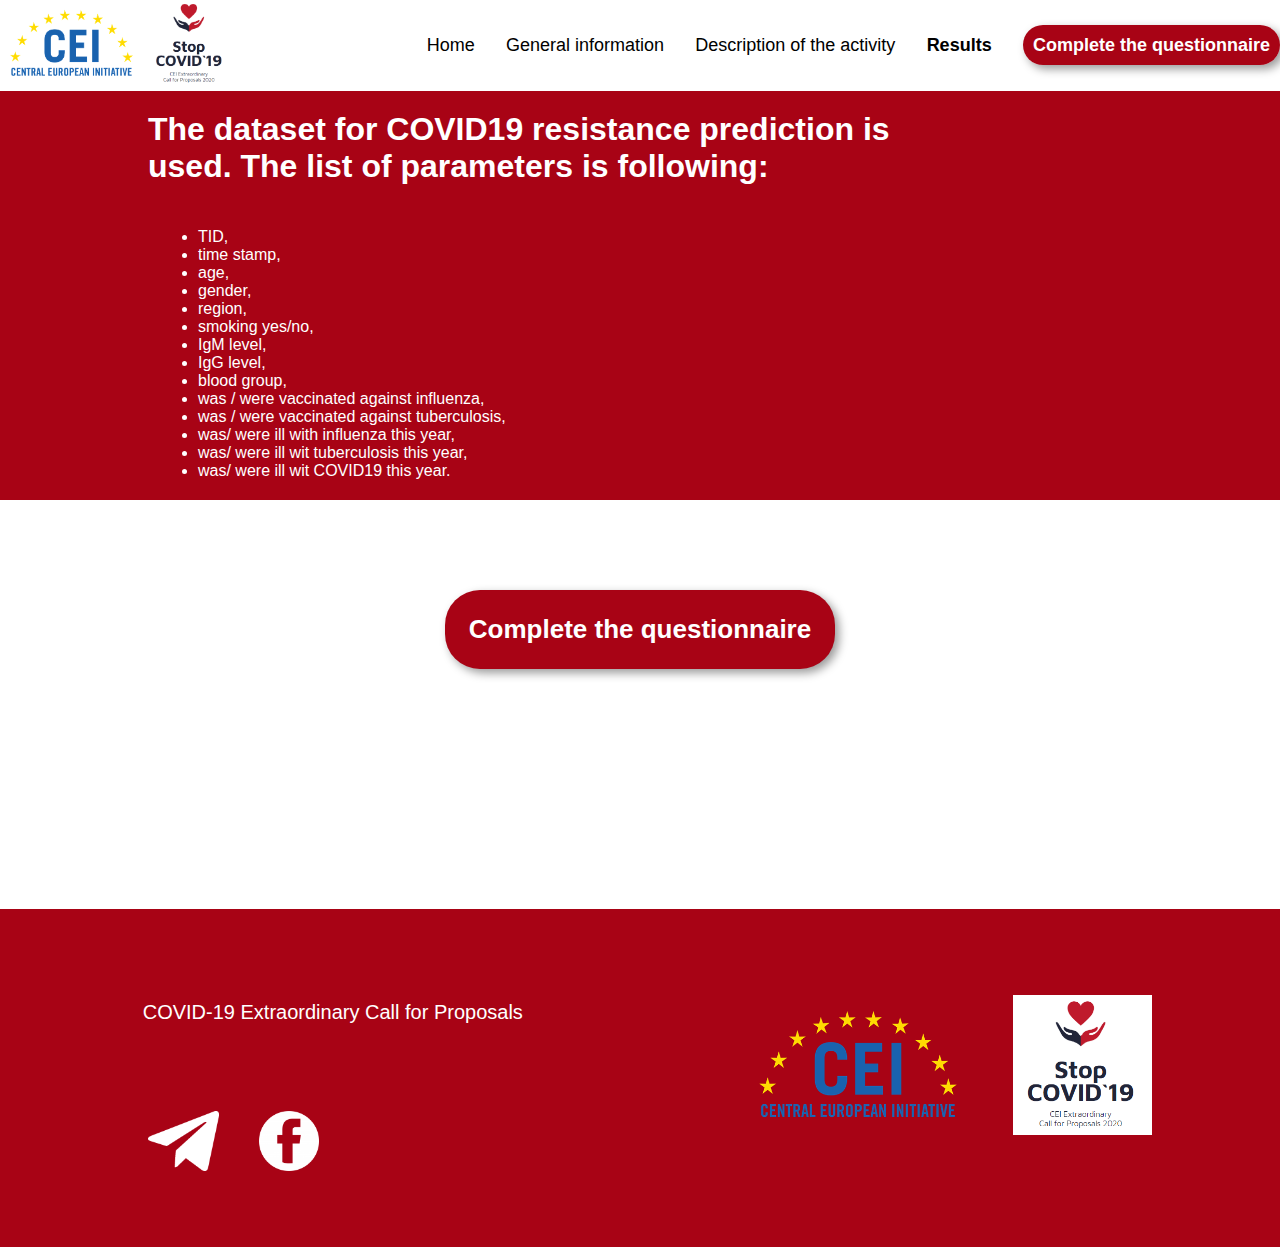
<file: covid/results.html>
<!DOCTYPE html>
<html lang="en">

<head>
    <meta charset="UTF-8">
    <meta name="viewport" content="width=device-width, initial-scale=1.0">
    <title>Covid-19</title>
    <link rel="icon" type="image/png" href="./img/stop_covid.png" />
    <link rel="stylesheet" href="./styles/results/style.css">
    <link rel="stylesheet" href="https://cdnjs.cloudflare.com/ajax/libs/font-awesome/4.7.0/css/font-awesome.min.css">

</head>

<body>
    <main>
        <div id="nav-container" class="nav-container">
            <nav id="navbar">
                <div class="image_logo">
                    <a href=""><img id="logo" src="./img/CEI.png" alt="no logo"></a>
                    <a href=""><img id="logo2" src="./img/stop_covid.png" alt="no logo"></a>
                </div>

                <ul id="myLinks">
                    <li>
                        <a id="home" href="./index.html">Home</a>
                    </li>
                    <li>
                        <a href="./applicant.html">General information</a>
                    </li>
                    <li>
                        <a href="./description.html">Description of the activity</a>
                    </li>
                    <li><a href=""><b>Results</b></a></li>
                    <li>

                        <a href="https://forms.gle/evnzg29MNrym3oyY8" id="survey" class="survey">
                            Complete the questionnaire
                        </a>

                    </li>
                </ul>

                <a id="hamburger" href="javascript:void(0);" class="icon" onclick="myFunction()">
                    <i class="fa fa-bars"></i>
                </a>
            </nav>
        </div>

        <div class="results_text">
            <div class="left_wing"></div>
            <h1 class="survey_title">The dataset for COVID19 resistance prediction is used. The list of parameters is following: </h1>
            <ul class="survey_list">
                <li>TID,</li>
                <li>time stamp,</li>
                <li>age,</li>
                <li>gender,</li>
                <li>region,</li>
                <li>smoking yes/no,</li>
                <li>IgM level,</li>
                <li>IgG level,</li>
                <li>blood group,</li>
                <li>was / were vaccinated against influenza,</li>
                <li>was / were vaccinated against tuberculosis, </li>
                <li>was/ were ill with influenza this year,</li>
                <li>was/ were ill wit tuberculosis this year,</li>
                <li>was/ were ill wit COVID19 this year.</li>

            </ul>
            <div class="right_wing"></div>
        </div>

        <div class="results">
            <a href="https://forms.gle/evnzg29MNrym3oyY8" id="survey_btn" class="survey_btn">
                Complete the questionnaire
            </a>
        </div>

        <footer>
            <div class="center_footer_text">
                <h1 id="footer_text">COVID-19 Extraordinary Call for Proposals</h1>
            </div>
            <div class="center_social">
                <div class="social">


                    <a href="https://t.me/stopcovid19pro"><img class="ico" src="./img/telegram.png" alt=""></a>
                    <a href="https://www.facebook.com/Stop-Covid19-100246368451312/"><img class="ico" src="./img/facebook.png" alt=""></a>

                </div>
            </div>
            <div class="center_image">
                <div class="block">
                    <img id="CEI_logo" src="./img/CEI.png" alt="">
                    <img id="stop_logo" src="./img/stop_covid.png" alt="">
                </div>
            </div>
        </footer>
    </main>
</body>
<script>
    function myFunction() {

        var navbar = document.getElementById("navbar");
        var x = document.getElementById("myLinks");
        if (x.style.display === "block") {
            x.style.display = "none";
        } else {
            navbar.style.display = "block";

            x.style.display = "block";
        }
    }
</script>

</html>
</file>
<file: styles/style.css>
.nav-container {
  background-color: white;
}

#logo {
  width: 143px;
  height: 87px;
}

nav {
  margin: auto;
  width: 80%;
  min-height: 10vh;
  display: -webkit-box;
  display: -ms-flexbox;
  display: flex;
  -webkit-box-pack: justify;
  -ms-flex-pack: justify;
  justify-content: space-between;
  -webkit-box-align: center;
  -ms-flex-align: center;
  align-items: center;
}

nav li {
  font-size: 26px;
}

nav ul {
  -webkit-box-align: center;
  -ms-flex-align: center;
  align-items: center;
  list-style: none;
  -webkit-box-flex: 2;
  -ms-flex: 2;
  flex: 2;
  display: -webkit-box;
  display: -ms-flexbox;
  display: flex;
  -webkit-box-pack: justify;
  -ms-flex-pack: justify;
  justify-content: space-between;
}

nav .image_logo {
  -webkit-box-flex: 1;
  -ms-flex: 1;
  flex: 1;
}

nav .dropdown {
  float: left;
  overflow: hidden;
}

nav .dropdown .dropbtn {
  font-size: 26px;
  border: none;
  outline: none;
  color: black;
  padding: 14px 16px;
  background-color: inherit;
  font-family: inherit;
  margin: 0;
}

nav .dropdown:hover .dropbtn {
  color: white;
  background-color: #BF1A2C;
}

nav .dropdown-content {
  display: none;
  -webkit-box-align: center;
  -ms-flex-align: center;
  align-items: center;
  position: absolute;
  background-color: #212539;
  min-width: 160px;
  -webkit-box-shadow: 0px 8px 16px 0px rgba(0, 0, 0, 0.2);
  box-shadow: 0px 8px 16px 0px rgba(0, 0, 0, 0.2);
  z-index: 1;
}

nav .dropdown-content a {
  float: none;
  color: white;
  padding: 12px 16px;
  text-decoration: none;
  display: block;
  text-align: center;
}

nav .dropdown-content a:hover {
  background-color: #ddd;
  color: black;
}

nav .dropdown:hover .dropdown-content {
  display: block;
}

@media only screen and (max-width: 900px) {
  #logo {
    width: 50px;
    height: auto;
  }
  nav {
    display: -webkit-box;
    display: -ms-flexbox;
    display: flex;
    width: 90%;
  }
  nav .image_logo {
    -webkit-box-flex: 0.2;
    -ms-flex: 0.2;
    flex: 0.2;
  }
  nav li {
    font-size: 12px;
  }
  nav .dropdown .dropbtn {
    font-size: 12px;
    padding: 8px 7px;
  }
}

.first {
  background-color: #8D0109;
}

.main_image {
  display: -ms-grid;
  display: grid;
  min-height: 90vh;
  -ms-grid-columns: 10% minmax(10px, 1fr) [10] 10%;
  grid-template-columns: 10% repeat(10, minmax(10px, 1fr)) 10%;
  -ms-grid-rows: 0.5fr 3fr 1fr 3fr;
  grid-template-rows: 0.5fr 3fr 1fr 3fr;
  height: 850px;
}

#main_text {
  font-size: 96px;
  -ms-grid-row: 2;
  -ms-grid-row-span: 1;
  grid-row: 2/3;
  -ms-grid-column: 3;
  -ms-grid-column-span: 8;
  grid-column: 3/11;
  font-family: Georgia;
  color: white;
  font-weight: bold;
  text-align: center;
  text-shadow: 20px 10px 14px rgba(0, 0, 0, 0.5);
  letter-spacing: 0.135em;
}

.center_text {
  display: -ms-grid;
  display: grid;
  -webkit-box-pack: center;
  -ms-flex-pack: center;
  justify-content: center;
  -ms-grid-column: 5;
  -ms-grid-column-span: 4;
  grid-column: 5/9;
  -ms-grid-row: 3;
  -ms-grid-row-span: 1;
  grid-row: 3/4;
  -ms-flex-line-pack: center;
  align-content: center;
}

.center_text #side_text {
  font-size: 30px;
  font-family: Lato;
  font-weight: 100;
  color: white;
  text-shadow: 20px 10px 14px #000000;
}

.side_image {
  -ms-grid-row: 4;
  -ms-grid-row-span: 1;
  grid-row: 4/5;
  -ms-grid-column: 6;
  -ms-grid-column-span: 2;
  grid-column: 6/8;
  display: -ms-grid;
  display: grid;
  -webkit-box-pack: center;
  -ms-flex-pack: center;
  justify-content: center;
  -ms-flex-line-pack: center;
  align-content: center;
}

.side_image #logo_main {
  -webkit-box-shadow: 20px 20px 20px rgba(0, 0, 0, 0.6);
  box-shadow: 20px 20px 20px rgba(0, 0, 0, 0.6);
  width: 220px;
}

.info {
  background-color: white;
}

@media only screen and (max-width: 900px) {
  #main_text {
    font-size: 23px;
    -ms-grid-row: 2;
    -ms-grid-row-span: 1;
    grid-row: 2/3;
    -ms-grid-column: 3;
    -ms-grid-column-span: 8;
    grid-column: 3/11;
    font-family: Georgia;
    color: white;
    font-weight: bold;
    text-align: center;
    text-shadow: 20px 10px 14px rgba(0, 0, 0, 0.5);
    letter-spacing: 0.135em;
  }
  .main_image {
    display: -ms-grid;
    display: grid;
    min-height: 90vh;
    -ms-grid-columns: 10% minmax(10px, 1fr) [10] 10%;
    grid-template-columns: 10% repeat(10, minmax(10px, 1fr)) 10%;
    -ms-grid-rows: 0.08fr 0.2fr 0.05fr 0.4fr;
    grid-template-rows: 0.08fr 0.2fr 0.05fr 0.4fr;
  }
  .first {
    height: 622px;
  }
  .center_text {
    display: -ms-grid;
    display: grid;
    -webkit-box-pack: center;
    -ms-flex-pack: center;
    justify-content: center;
    -ms-grid-column: 4;
    -ms-grid-column-span: 6;
    grid-column: 4/10;
    -ms-grid-row: 3;
    -ms-grid-row-span: 1;
    grid-row: 3/4;
  }
  .center_text #side_text {
    font-size: 10px;
    font-family: Lato;
    font-weight: 100;
    color: white;
    text-shadow: 20px 10px 14px #000000;
  }
}

@media only screen and (max-width: 1024px) and (min-width: 900px) {
  #main_text {
    font-size: 68px;
  }
  .center_text #side_text {
    font-size: 30px;
  }
}

.info {
  display: -ms-grid;
  display: grid;
  -ms-grid-columns: 10% (minmax(10px, 1fr))[10] 10%;
      grid-template-columns: 10% repeat(10, minmax(10px, 1fr)) 10%;
  -ms-grid-rows: 0.4fr 0.5fr 0.5fr 0.6fr;
      grid-template-rows: 0.4fr 0.5fr 0.5fr 0.6fr;
}

#concern {
  font-size: 50px;
  font-family: Georgia, 'Times New Roman', Times, serif;
  color: #BF1A2C;
  font-weight: 500;
}

#side_info {
  font-size: 20px;
  font-weight: normal;
}

.center_concern {
  display: -ms-grid;
  display: grid;
  -webkit-box-pack: center;
      -ms-flex-pack: center;
          justify-content: center;
  -ms-flex-line-pack: center;
      align-content: center;
  -ms-grid-column: 2;
  -ms-grid-column-span: 5;
  grid-column: 2/7;
  -ms-grid-row: 2;
  -ms-grid-row-span: 2;
  grid-row: 2/4;
}

.center_side_text {
  display: -ms-grid;
  display: grid;
  -ms-grid-column: 8;
  -ms-grid-column-span: 4;
  grid-column: 8/12;
  -ms-grid-row: 2;
  -ms-grid-row-span: 2;
  grid-row: 2/4;
  -webkit-box-pack: center;
      -ms-flex-pack: center;
          justify-content: center;
  -ms-flex-line-pack: center;
      align-content: center;
}

@media only screen and (max-width: 900px) {
  .info {
    margin-bottom: 50px;
    display: block;
  }
  #concern {
    font-size: 16px;
    text-align: center;
  }
  #side_info {
    font-size: 8px;
  }
  .center_concern {
    padding-top: 70px;
    padding-bottom: 40px;
    width: 80%;
    margin: auto;
  }
  .center_side_text {
    width: 80%;
    margin: auto;
  }
}

.card {
  -ms-flex-line-pack: justify;
      align-content: space-between;
  width: 380px;
  height: 652px;
  background-color: #E2E2E2;
  border-radius: 20px;
  margin: 8px;
}

.card img {
  width: 380px;
  height: 310px;
  border-radius: 20px 20px 0px 0px;
}

.card .title {
  height: 134px;
  display: -webkit-box;
  display: -ms-flexbox;
  display: flex;
  -webkit-box-align: center;
      -ms-flex-align: center;
          align-items: center;
  -webkit-box-pack: center;
      -ms-flex-pack: center;
          justify-content: center;
}

.card .title_text {
  text-align: center;
  font-size: 24px;
}

.card .article {
  display: -webkit-box;
  display: -ms-flexbox;
  display: flex;
  -webkit-box-align: center;
      -ms-flex-align: center;
          align-items: center;
  -webkit-box-pack: center;
      -ms-flex-pack: center;
          justify-content: center;
  margin-top: 30px;
}

.card .article_text {
  text-align: center;
  font-size: 20px;
  font-weight: normal;
  margin: 0px 20px 0px 20px;
}

.cards {
  display: -webkit-box;
  display: -ms-flexbox;
  display: flex;
  -ms-flex-wrap: wrap;
      flex-wrap: wrap;
  -webkit-box-pack: start;
      -ms-flex-pack: start;
          justify-content: flex-start;
  width: 80%;
  margin: auto;
}

.card {
  -ms-flex-line-pack: justify;
  align-content: space-between;
  width: 500px;
  height: 852px;
  background-color: #E2E2E2;
  border-radius: 20px;
  margin: 20px;
}

.card img {
  width: 500px;
  height: 410px;
  border-radius: 20px 20px 0px 0px;
}

.card .title {
  height: 134px;
  display: -webkit-box;
  display: -ms-flexbox;
  display: flex;
  -webkit-box-align: center;
  -ms-flex-align: center;
  align-items: center;
  -webkit-box-pack: center;
  -ms-flex-pack: center;
  justify-content: center;
}

.card .title_text {
  text-align: center;
  font-size: 24px;
}

.card .article {
  display: -webkit-box;
  display: -ms-flexbox;
  display: flex;
  -webkit-box-align: center;
  -ms-flex-align: center;
  align-items: center;
  -webkit-box-pack: center;
  -ms-flex-pack: center;
  justify-content: center;
  margin-top: 30px;
}

.card .article_text {
  text-align: center;
  font-size: 20px;
  font-weight: normal;
  margin: 0px 20px 0px 20px;
}

.cards {
  display: -webkit-box;
  display: -ms-flexbox;
  display: flex;
  -ms-flex-wrap: wrap;
  flex-wrap: wrap;
  -webkit-box-pack: start;
  -ms-flex-pack: start;
  justify-content: flex-start;
  width: 80%;
  margin: auto;
}

@media only screen and (max-width: 520px) {
  .cards {
    width: 100%;
    margin: auto;
    display: -webkit-box;
    display: -ms-flexbox;
    display: flex;
    -webkit-box-pack: center;
        -ms-flex-pack: center;
            justify-content: center;
  }
  .card {
    width: 300px;
    height: 390px;
    background-color: #E2E2E2;
    border-radius: 20px;
    margin: 40px 0px 40px 0px;
  }
  .card img {
    width: 300px;
    height: 200px;
    border-radius: 20px 20px 0px 0px;
  }
  .card .title {
    height: 90px;
  }
  .card .title_text {
    text-align: center;
    font-size: 14px;
  }
  .card .article_text {
    font-size: 10px;
    font-weight: 600;
  }
}

@media only screen and (max-width: 900px) and (min-width: 520px) {
  .cards {
    width: 100%;
    margin: auto;
    display: -webkit-box;
    display: -ms-flexbox;
    display: flex;
    -webkit-box-pack: center;
        -ms-flex-pack: center;
            justify-content: center;
  }
  .card {
    width: 260px;
    height: 350px;
    background-color: #E2E2E2;
    border-radius: 20px;
    margin: 0px 40px 40px 40px;
  }
  .card img {
    width: 260px;
    height: 150px;
    border-radius: 20px 20px 0px 0px;
  }
  .card .title {
    height: 90px;
  }
  .card .title_text {
    text-align: center;
    font-size: 14px;
  }
  .card .article_text {
    font-size: 10px;
    font-weight: 600;
  }
}

@media only screen and (max-width: 1024px) and (min-width: 900px) {
  .cards {
    width: 100%;
    margin: auto;
    display: -webkit-box;
    display: -ms-flexbox;
    display: flex;
    -webkit-box-pack: center;
        -ms-flex-pack: center;
            justify-content: center;
  }
  .card {
    width: 300px;
    height: 390px;
    background-color: #E2E2E2;
    border-radius: 20px;
    margin: 0px 40px 40px 40px;
  }
  .card img {
    width: 300px;
    height: 200px;
    border-radius: 20px 20px 0px 0px;
  }
  .card .title {
    height: 90px;
  }
  .card .title_text {
    text-align: center;
    font-size: 14px;
  }
  .card .article_text {
    font-size: 10px;
    font-weight: 600;
  }
}

footer {
  margin-top: 150px;
  background-color: #A80315;
  display: -ms-grid;
  display: grid;
  -ms-grid-columns: 10% (minmax(10px, 1fr))[10] 10%;
      grid-template-columns: 10% repeat(10, minmax(10px, 1fr)) 10%;
  -ms-grid-rows: 0.5fr 3fr 2fr 1fr;
      grid-template-rows: 0.5fr 3fr 2fr 1fr;
}

footer .ico {
  height: 60px;
  margin: 20px;
}

footer .center_footer_text {
  display: -ms-grid;
  display: grid;
  -webkit-box-pack: center;
      -ms-flex-pack: center;
          justify-content: center;
  -ms-flex-line-pack: center;
      align-content: center;
  -ms-grid-row: 2;
  -ms-grid-row-span: 1;
  grid-row: 2/3;
  -ms-grid-column: 2;
  -ms-grid-column-span: 4;
  grid-column: 2/6;
}

footer #footer_text {
  color: white;
  font-size: 20px;
  font-weight: normal;
}

footer .center_social {
  display: -ms-grid;
  display: grid;
  -ms-flex-line-pack: center;
      align-content: center;
  -ms-grid-column: 2;
  -ms-grid-column-span: 4;
  grid-column: 2/6;
  -ms-grid-row: 3;
  -ms-grid-row-span: 1;
  grid-row: 3/4;
}

footer .social {
  display: -webkit-box;
  display: -ms-flexbox;
  display: flex;
  -webkit-box-pack: justify;
      -ms-flex-pack: justify;
          justify-content: space-between;
}

footer .center_image {
  display: -ms-grid;
  display: grid;
  -ms-flex-line-pack: center;
      align-content: center;
  -webkit-box-pack: center;
      -ms-flex-pack: center;
          justify-content: center;
  -ms-grid-row: 2;
  -ms-grid-row-span: 2;
  grid-row: 2/4;
  -ms-grid-column: 8;
  -ms-grid-column-span: 4;
  grid-column: 8/12;
}

@media only screen and (max-width: 600px) {
  footer {
    display: block;
    margin-top: 80px;
  }
  footer .ico {
    height: 40px;
  }
  footer .center_image {
    -webkit-box-pack: center;
        -ms-flex-pack: center;
            justify-content: center;
  }
  footer footer .social {
    -webkit-box-pack: center;
        -ms-flex-pack: center;
            justify-content: center;
  }
  footer #CEI_logo {
    height: 40px;
  }
  footer #footer_text {
    text-align: center;
    font-size: 10px;
  }
}

@media only screen and (max-width: 900px) {
  footer {
    display: block;
    margin-top: 80px;
  }
  footer .ico {
    height: 40px;
  }
  footer .social {
    -webkit-box-pack: center;
        -ms-flex-pack: center;
            justify-content: center;
  }
  footer .center_image {
    -webkit-box-pack: center;
    -ms-flex-pack: center;
    justify-content: center;
  }
  footer #CEI_logo {
    height: 40px;
  }
  footer #footer_text {
    text-align: center;
    font-size: 10px;
  }
}

@media only screen and (max-width: 1024px) and (min-width: 900px) {
  footer #CEI_logo {
    height: 200px;
  }
}

* {
  margin: 0;
  padding: 0;
  -webkit-box-sizing: border-box;
          box-sizing: border-box;
}

body {
  font-family: 'Montserrat', sans-serif;
}

body a {
  text-decoration: none;
  color: black;
}
/*# sourceMappingURL=style.css.map */
</file>
<file: styles/applicant/style.css>
.nav-container {
  background-color: white;
}

#logo {
  width: 143px;
  height: 87px;
}

nav {
  margin: auto;
  width: 80%;
  min-height: 10vh;
  display: -webkit-box;
  display: -ms-flexbox;
  display: flex;
  -webkit-box-pack: justify;
  -ms-flex-pack: justify;
  justify-content: space-between;
  -webkit-box-align: center;
  -ms-flex-align: center;
  align-items: center;
}

nav li {
  font-size: 22px;
}

nav ul {
  -webkit-box-align: center;
  -ms-flex-align: center;
  align-items: center;
  list-style: none;
  -webkit-box-flex: 2;
  -ms-flex: 2;
  flex: 2;
  display: -webkit-box;
  display: -ms-flexbox;
  display: flex;
  -webkit-box-pack: justify;
  -ms-flex-pack: justify;
  justify-content: space-between;
}

nav .image_logo {
  -webkit-box-flex: 1;
  -ms-flex: 1;
  flex: 1;
}

nav .dropdown {
  float: left;
  overflow: hidden;
}

nav .dropdown .dropbtn {
  font-size: 22px;
  border: none;
  outline: none;
  color: black;
  padding: 14px 16px;
  background-color: inherit;
  font-family: inherit;
  margin: 0;
}

nav .dropdown:hover .dropbtn {
  color: white;
  background-color: #BF1A2C;
}

nav .dropdown-content {
  font-size: 18px;
  display: none;
  -webkit-box-align: center;
  -ms-flex-align: center;
  align-items: center;
  position: absolute;
  background-color: #212539;
  min-width: 160px;
  -webkit-box-shadow: 0px 8px 16px 0px rgba(0, 0, 0, 0.2);
  box-shadow: 0px 8px 16px 0px rgba(0, 0, 0, 0.2);
  z-index: 1;
}

nav .dropdown-content a {
  float: none;
  color: white;
  padding: 12px 16px;
  text-decoration: none;
  display: block;
  text-align: center;
}

nav .dropdown-content a:hover {
  background-color: #ddd;
  color: black;
}

nav .dropdown:hover .dropdown-content {
  display: block;
}

@media only screen and (max-width: 900px) {
  #logo {
    width: 50px;
    height: auto;
  }
  nav {
    display: -webkit-box;
    display: -ms-flexbox;
    display: flex;
    width: 90%;
  }
  nav .image_logo {
    -webkit-box-flex: 0.2;
    -ms-flex: 0.2;
    flex: 0.2;
  }
  nav li {
    font-size: 12px;
  }
  nav .dropdown .dropbtn {
    font-size: 12px;
    padding: 8px 7px;
  }
}

.tilte_section {
  display: -ms-grid;
  display: grid;
  -ms-grid-columns: 10% minmax(10px, 1fr) [10] 10%;
  grid-template-columns: 10% repeat(10, minmax(10px, 1fr)) 10%;
  -ms-grid-rows: 0.4fr 0.5fr 0.4fr;
  grid-template-rows: 0.4fr 0.5fr 0.4fr;
  height: 168px;
  background-color: #A80315;
  -webkit-box-shadow: 0px 20px 20px rgba(0, 0, 0, 0.2);
  box-shadow: 0px 20px 20px rgba(0, 0, 0, 0.2);
}

#title {
  font-family: Arial, Helvetica, sans-serif;
  font-weight: 400;
  color: white;
  text-align: center;
}

.title_center {
  -ms-grid-column: 5;
  -ms-grid-column-span: 4;
  grid-column: 5/9;
  -ms-grid-row: 2;
  -ms-grid-row-span: 1;
  grid-row: 2/3;
  display: -ms-grid;
  display: grid;
  -webkit-box-pack: center;
  -ms-flex-pack: center;
  justify-content: center;
  -ms-flex-line-pack: center;
  align-content: center;
}

#anchor_center1 {
  -ms-grid-column: 10;
  -ms-grid-column-span: 1;
  grid-column: 10/11;
  -ms-grid-row: 2;
  -ms-grid-row-span: 1;
  grid-row: 2/3;
  display: -ms-grid;
  display: grid;
  -webkit-box-pack: center;
  -ms-flex-pack: center;
  justify-content: center;
  -ms-flex-line-pack: center;
  align-content: center;
}

.btn {
  background-color: black;
  border: black;
  border-radius: 10px;
  color: white;
  padding: 10px 10px;
  margin: 10px;
  text-align: center;
  text-decoration: none;
  display: inline-block;
  -webkit-box-pack: center;
  -ms-flex-pack: center;
  justify-content: center;
  font-size: 16px;
  font-weight: 500;
}

#button1 {
  -ms-grid-column: 10;
  -ms-grid-column-span: 1;
  grid-column: 10/11;
  -ms-grid-row: 2;
  -ms-grid-row-span: 1;
  grid-row: 2/3;
}

#button2 {
  -ms-grid-column: 11;
  -ms-grid-column-span: 1;
  grid-column: 11/12;
  -ms-grid-row: 2;
  -ms-grid-row-span: 1;
  grid-row: 2/3;
}

#button3 {
  margin-right: 41px;
  -ms-grid-column: 12;
  -ms-grid-column-span: 1;
  grid-column: 12/13;
  -ms-grid-row: 2;
  -ms-grid-row-span: 1;
  grid-row: 2/3;
}

.context {
  display: -ms-grid;
  display: grid;
  -ms-grid-columns: 10% minmax(10px, 1fr) [10] 10%;
  grid-template-columns: 10% repeat(10, minmax(10px, 1fr)) 10%;
  -ms-grid-rows: 0.5fr 0.5fr 0.5fr;
  grid-template-rows: 0.5fr 0.5fr 0.5fr;
}

.context_justify {
  -ms-grid-row: 2;
  -ms-grid-row-span: 1;
  grid-row: 2/3;
  -ms-grid-column: 2;
  -ms-grid-column-span: 8;
  grid-column: 2/10;
}

.context_justify h1 {
  font-family: Arial;
  font-style: normal;
  font-weight: normal;
  font-size: 26px;
  line-height: 30px;
}

@media only screen and (max-width: 768px) {
  #title {
    text-align: start;
    font-size: 16px;
  }
  .title_center {
    -ms-grid-column: 2;
    -ms-grid-column-span: 6;
    grid-column: 2/8;
    -ms-grid-row: 2;
    -ms-grid-row-span: 1;
    grid-row: 2/3;
    display: block;
    -webkit-box-pack: justify;
    -ms-flex-pack: justify;
    justify-content: justify;
    -ms-flex-line-pack: stretch;
    align-content: stretch;
  }
  #button1 {
    -ms-grid-column: 10;
    -ms-grid-column-span: 2;
    grid-column: 10/12;
    -ms-grid-row: 1;
    -ms-grid-row-span: 1;
    grid-row: 1/2;
    display: -ms-grid;
    display: grid;
    -webkit-box-pack: center;
    -ms-flex-pack: center;
    justify-content: center;
    -ms-flex-line-pack: center;
    align-content: center;
  }
  #button2 {
    -ms-grid-column: 10;
    -ms-grid-column-span: 2;
    grid-column: 10/12;
    -ms-grid-row: 2;
    -ms-grid-row-span: 1;
    grid-row: 2/3;
    display: -ms-grid;
    display: grid;
    -webkit-box-pack: center;
    -ms-flex-pack: center;
    justify-content: center;
    -ms-flex-line-pack: center;
    align-content: center;
  }
  #button3 {
    display: -ms-grid;
    display: grid;
    -webkit-box-pack: center;
    -ms-flex-pack: center;
    justify-content: center;
    -ms-flex-line-pack: center;
    align-content: center;
    margin-right: 0;
    -ms-grid-column: 10;
    -ms-grid-column-span: 2;
    grid-column: 10/12;
    -ms-grid-row: 3;
    -ms-grid-row-span: 1;
    grid-row: 3/4;
  }
  .btn {
    padding: 6px 6px;
    margin: 10px;
    font-size: 16px;
  }
  .context {
    display: -ms-grid;
    display: grid;
    -ms-grid-columns: 10% minmax(10px, 1fr) [10] 10%;
    grid-template-columns: 10% repeat(10, minmax(10px, 1fr)) 10%;
    -ms-grid-rows: 0.5fr 0.5fr 0.5fr;
    grid-template-rows: 0.5fr 0.5fr 0.5fr;
  }
  .context_justify {
    -ms-grid-row: 2;
    -ms-grid-row-span: 1;
    grid-row: 2/3;
    -ms-grid-column: 2;
    -ms-grid-column-span: 8;
    grid-column: 2/10;
  }
  .context_justify h1 {
    font-family: Arial;
    font-style: normal;
    font-weight: normal;
    font-size: 16px;
    line-height: 18px;
  }
}

@media only screen and (max-width: 1200px) and (min-width: 768px) {
  #title {
    font-size: 24px;
  }
}

.section_grid {
  display: -ms-grid;
  display: grid;
  -ms-grid-columns: 10% minmax(10px, 1fr) [10] 10%;
  grid-template-columns: 10% repeat(10, minmax(10px, 1fr)) 10%;
  -ms-grid-rows: 0.15fr 0.5fr 0.2fr 0.6fr 0.1fr;
  grid-template-rows: 0.15fr 0.5fr 0.2fr 0.6fr 0.1fr;
}

.upper_line {
  -ms-grid-column: 1;
  -ms-grid-column-span: 12;
  grid-column: 1/13;
  background: #A80315;
  -webkit-box-shadow: 0px 20px 20px rgba(0, 0, 0, 0.4);
  box-shadow: 0px 20px 20px rgba(0, 0, 0, 0.4);
}

.upper_cube {
  height: 375px;
  width: 400px;
  -ms-grid-row: 2;
  -ms-grid-row-span: 1;
  grid-row: 2/3;
  -ms-grid-column: 9;
  -ms-grid-column-span: 1;
  grid-column: 9/10;
  background: #A80315;
  -webkit-box-shadow: 20px 20px 20px rgba(0, 0, 0, 0.4);
  box-shadow: 20px 20px 20px rgba(0, 0, 0, 0.4);
  display: -ms-grid;
  display: grid;
  -webkit-box-pack: center;
  -ms-flex-pack: center;
  justify-content: center;
  -ms-flex-line-pack: center;
  align-content: center;
}

.local_logo {
  width: 350px;
}

.local_title {
  -ms-grid-column: 2;
  -ms-grid-column-span: 5;
  grid-column: 2/7;
  -ms-grid-row: 2;
  -ms-grid-row-span: 1;
  grid-row: 2/3;
  margin-top: 70px;
  margin-bottom: 50px;
  display: -ms-grid;
  display: grid;
  -webkit-box-pack: center;
  -ms-flex-pack: center;
  justify-content: center;
  -ms-flex-line-pack: center;
  align-content: center;
}

.title_uni {
  font-family: Arial;
  font-style: normal;
  font-weight: bold;
  font-size: 40px;
  line-height: 46px;
  text-shadow: 10px 10px 20px rgba(0, 0, 0, 0.35);
}

.local_context {
  -ms-grid-column: 2;
  -ms-grid-column-span: 10;
  grid-column: 2/12;
  -ms-grid-row: 4;
  -ms-grid-row-span: 1;
  grid-row: 4/5;
}

.para {
  font-family: Arial;
  font-style: normal;
  font-weight: normal;
  font-size: 24px;
  line-height: 28px;
  text-align: justify;
}

.divider {
  height: 50px;
  background: white;
}

@media only screen and (max-width: 768px) {
  .section_grid {
    display: -ms-grid;
    display: grid;
    -ms-grid-columns: 10% minmax(10px, 1fr) [10] 10%;
    grid-template-columns: 10% repeat(10, minmax(10px, 1fr)) 10%;
    -ms-grid-rows: 0.10fr 0.2fr 0.000001fr 0.6fr 0.1fr;
    grid-template-rows: 0.10fr 0.2fr 0.000001fr 0.6fr 0.1fr;
  }
  .upper_line {
    -ms-grid-column: 1;
    -ms-grid-column-span: 12;
    grid-column: 1/13;
  }
  .local_logo {
    width: 94px;
  }
  .upper_cube {
    height: 100px;
    width: 107px;
  }
  .local_title {
    margin-top: 20px;
    margin-bottom: 10px;
  }
  .title_uni {
    font-size: 16px;
    line-height: 20px;
  }
  .para {
    font-family: Arial;
    font-style: normal;
    font-weight: normal;
    font-size: 12px;
    line-height: 16 px;
    text-align: justify;
  }
  .divider {
    height: 5px;
    background: white;
  }
}

@media only screen and (max-width: 1200px) and (min-width: 768px) {
  .section_grid {
    display: -ms-grid;
    display: grid;
    -ms-grid-columns: 10% minmax(10px, 1fr) [10] 10%;
    grid-template-columns: 10% repeat(10, minmax(10px, 1fr)) 10%;
    -ms-grid-rows: 0.10fr 0.2fr 0.000001fr 0.6fr 0.1fr;
    grid-template-rows: 0.10fr 0.2fr 0.000001fr 0.6fr 0.1fr;
  }
  .local_logo {
    width: 126px;
  }
  .upper_cube {
    height: 136px;
    width: 140px;
  }
  .upper_line {
    -ms-grid-column: 1;
    -ms-grid-column-span: 12;
    grid-column: 1/13;
    width: 100%;
  }
  .local_title {
    margin-top: 20px;
    margin-bottom: 80px;
  }
}

footer {
  margin-top: 150px;
  background-color: #A80315;
  display: -ms-grid;
  display: grid;
  -ms-grid-columns: 10% (minmax(10px, 1fr))[10] 10%;
      grid-template-columns: 10% repeat(10, minmax(10px, 1fr)) 10%;
  -ms-grid-rows: 0.5fr 3fr 2fr 1fr;
      grid-template-rows: 0.5fr 3fr 2fr 1fr;
}

footer .ico {
  height: 60px;
  margin: 20px;
}

footer .center_footer_text {
  display: -ms-grid;
  display: grid;
  -webkit-box-pack: center;
      -ms-flex-pack: center;
          justify-content: center;
  -ms-flex-line-pack: center;
      align-content: center;
  -ms-grid-row: 2;
  -ms-grid-row-span: 1;
  grid-row: 2/3;
  -ms-grid-column: 2;
  -ms-grid-column-span: 4;
  grid-column: 2/6;
}

footer #footer_text {
  color: white;
  font-size: 20px;
  font-weight: normal;
}

footer .center_social {
  display: -ms-grid;
  display: grid;
  -ms-flex-line-pack: center;
      align-content: center;
  -ms-grid-column: 2;
  -ms-grid-column-span: 4;
  grid-column: 2/6;
  -ms-grid-row: 3;
  -ms-grid-row-span: 1;
  grid-row: 3/4;
}

footer .social {
  display: -webkit-box;
  display: -ms-flexbox;
  display: flex;
  -webkit-box-pack: justify;
      -ms-flex-pack: justify;
          justify-content: space-between;
}

footer .center_image {
  display: -ms-grid;
  display: grid;
  -ms-flex-line-pack: center;
      align-content: center;
  -webkit-box-pack: center;
      -ms-flex-pack: center;
          justify-content: center;
  -ms-grid-row: 2;
  -ms-grid-row-span: 2;
  grid-row: 2/4;
  -ms-grid-column: 8;
  -ms-grid-column-span: 4;
  grid-column: 8/12;
}

@media only screen and (max-width: 600px) {
  footer {
    display: block;
    margin-top: 80px;
  }
  footer .ico {
    height: 40px;
  }
  footer .center_image {
    -webkit-box-pack: center;
        -ms-flex-pack: center;
            justify-content: center;
  }
  footer footer .social {
    -webkit-box-pack: center;
        -ms-flex-pack: center;
            justify-content: center;
  }
  footer #CEI_logo {
    height: 40px;
  }
  footer #footer_text {
    text-align: center;
    font-size: 10px;
  }
}

@media only screen and (max-width: 900px) {
  footer {
    display: block;
    margin-top: 80px;
  }
  footer .social {
    -webkit-box-pack: center;
        -ms-flex-pack: center;
            justify-content: center;
  }
  footer .ico {
    height: 40px;
  }
  footer .center_image {
    -webkit-box-pack: center;
    -ms-flex-pack: center;
    justify-content: center;
  }
  footer #CEI_logo {
    height: 40px;
  }
  footer #footer_text {
    text-align: center;
    font-size: 10px;
  }
}

@media only screen and (max-width: 1024px) and (min-width: 900px) {
  footer #CEI_logo {
    height: 200px;
  }
}

* {
  margin: 0;
  padding: 0;
  -webkit-box-sizing: border-box;
          box-sizing: border-box;
}

body {
  font-family: 'Montserrat', sans-serif;
}

body a {
  text-decoration: none;
  color: black;
}
/*# sourceMappingURL=style.css.map */
</file>
<file: covid/styles/applicant/style.css>
.nav-container {
  background-color: white;
}

#hamburger {
  display: none;
}

#logo {
  width: 143px;
  height: 87px;
}

#logo2 {
  height: 87px;
}

nav {
  margin: auto;
  width: 100%;
  min-height: 10vh;
  display: -webkit-box;
  display: -ms-flexbox;
  display: flex;
  -webkit-box-pack: justify;
  -ms-flex-pack: justify;
  justify-content: space-between;
  -webkit-box-align: center;
  -ms-flex-align: center;
  align-items: center;
}

nav li {
  font-size: 18px;
}

nav ul {
  -webkit-box-align: center;
  -ms-flex-align: center;
  align-items: center;
  list-style: none;
  -webkit-box-flex: 2;
  -ms-flex: 2;
  flex: 2;
  display: -webkit-box;
  display: -ms-flexbox;
  display: flex;
  -webkit-box-pack: justify;
  -ms-flex-pack: justify;
  justify-content: space-between;
}

nav .image_logo {
  -webkit-box-flex: 1;
  -ms-flex: 1;
  flex: 1;
}

nav .dropdown {
  float: left;
  overflow: hidden;
}

nav .dropdown .dropbtn {
  font-size: 22px;
  border: none;
  outline: none;
  color: black;
  padding: 14px 16px;
  background-color: inherit;
  font-family: inherit;
  margin: 0;
}

nav .dropdown:hover .dropbtn {
  color: white;
  background-color: #BF1A2C;
}

nav .dropdown-content {
  font-size: 18px;
  display: none;
  -webkit-box-align: center;
  -ms-flex-align: center;
  align-items: center;
  position: absolute;
  background-color: #212539;
  min-width: 160px;
  -webkit-box-shadow: 0px 8px 16px 0px rgba(0, 0, 0, 0.2);
  box-shadow: 0px 8px 16px 0px rgba(0, 0, 0, 0.2);
  z-index: 1;
}

nav .dropdown-content a {
  float: none;
  color: white;
  padding: 12px 16px;
  text-decoration: none;
  display: block;
  text-align: center;
}

nav .dropdown-content a:hover {
  background-color: #ddd;
  color: black;
}

nav .dropdown:hover .dropdown-content {
  display: block;
}

.survey {
  background: #A80315;
  padding: 10px;
  -webkit-box-shadow: 4px 4px 10px rgba(0, 0, 0, 0.4);
          box-shadow: 4px 4px 10px rgba(0, 0, 0, 0.4);
  border-radius: 35px;
  border: none;
  text-align: center;
  text-decoration: none;
  color: white;
  font-family: Arial;
  font-style: normal;
  font-weight: bold;
  font-size: 18px;
}

@media only screen and (max-width: 1200px) {
  .image_logo {
    display: -webkit-box;
    display: -ms-flexbox;
    display: flex;
  }
  #logo {
    width: 60px;
    height: 35px;
  }
  #logo2 {
    height: 35px;
  }
  nav {
    display: -webkit-box;
    display: -ms-flexbox;
    display: flex;
    width: 90%;
  }
  nav .image_logo {
    -webkit-box-flex: 0.2;
    -ms-flex: 0.2;
    flex: 0.2;
  }
  nav li {
    font-size: 16px;
    padding: 20px;
  }
  nav li:active {
    background-color: #212539;
    color: white;
  }
  nav li:active a {
    color: white;
  }
  #myLinks {
    display: none;
  }
  #myLinks {
    display: none;
  }
  #hamburger {
    padding: 14px 16px;
    text-decoration: none;
    font-size: 17px;
    display: block;
  }
  #hamburger.icon {
    display: block;
    position: absolute;
    right: 0;
    top: 0;
  }
  #hamburger:hover {
    background-color: #ddd;
  }
  nav a:hover {
    background-color: #ddd;
    color: black;
  }
}

.tilte_section {
  display: -ms-grid;
  display: grid;
  -ms-grid-columns: 10% minmax(10px, 1fr) [10] 10%;
  grid-template-columns: 10% repeat(10, minmax(10px, 1fr)) 10%;
  -ms-grid-rows: 0.4fr 0.5fr 0.4fr;
  grid-template-rows: 0.4fr 0.5fr 0.4fr;
  height: 168px;
  background-color: #A80315;
  -webkit-box-shadow: 0px 20px 20px rgba(0, 0, 0, 0.2);
  box-shadow: 0px 20px 20px rgba(0, 0, 0, 0.2);
}

#title {
  font-family: Arial, Helvetica, sans-serif;
  font-weight: 400;
  color: white;
  text-align: center;
}

.title_center {
  -ms-grid-column: 5;
  -ms-grid-column-span: 4;
  grid-column: 5/9;
  -ms-grid-row: 2;
  -ms-grid-row-span: 1;
  grid-row: 2/3;
  display: -ms-grid;
  display: grid;
  -webkit-box-pack: center;
  -ms-flex-pack: center;
  justify-content: center;
  -ms-flex-line-pack: center;
  align-content: center;
}

#anchor_center1 {
  -ms-grid-column: 10;
  -ms-grid-column-span: 1;
  grid-column: 10/11;
  -ms-grid-row: 2;
  -ms-grid-row-span: 1;
  grid-row: 2/3;
  display: -ms-grid;
  display: grid;
  -webkit-box-pack: center;
  -ms-flex-pack: center;
  justify-content: center;
  -ms-flex-line-pack: center;
  align-content: center;
}

.btn {
  background-color: black;
  border: black;
  border-radius: 10px;
  color: white;
  padding: 10px 10px;
  margin: 10px;
  text-align: center;
  text-decoration: none;
  display: inline-block;
  -webkit-box-pack: center;
  -ms-flex-pack: center;
  justify-content: center;
  font-size: 16px;
  font-weight: 500;
}

#button1 {
  -ms-grid-column: 10;
  -ms-grid-column-span: 1;
  grid-column: 10/11;
  -ms-grid-row: 2;
  -ms-grid-row-span: 1;
  grid-row: 2/3;
}

#button2 {
  -ms-grid-column: 11;
  -ms-grid-column-span: 1;
  grid-column: 11/12;
  -ms-grid-row: 2;
  -ms-grid-row-span: 1;
  grid-row: 2/3;
}

#button3 {
  margin-right: 41px;
  -ms-grid-column: 12;
  -ms-grid-column-span: 1;
  grid-column: 12/13;
  -ms-grid-row: 2;
  -ms-grid-row-span: 1;
  grid-row: 2/3;
}

.context {
  display: -ms-grid;
  display: grid;
  -ms-grid-columns: 10% minmax(10px, 1fr) [10] 10%;
  grid-template-columns: 10% repeat(10, minmax(10px, 1fr)) 10%;
  -ms-grid-rows: 0.5fr 0.5fr 0.5fr;
  grid-template-rows: 0.5fr 0.5fr 0.5fr;
}

.context_justify {
  -ms-grid-row: 2;
  -ms-grid-row-span: 1;
  grid-row: 2/3;
  -ms-grid-column: 2;
  -ms-grid-column-span: 8;
  grid-column: 2/10;
}

.context_justify h1 {
  font-family: Arial;
  font-style: normal;
  font-weight: normal;
  font-size: 26px;
  line-height: 30px;
}

@media only screen and (max-width: 768px) {
  #title {
    text-align: start;
    font-size: 16px;
  }
  .title_center {
    -ms-grid-column: 2;
    -ms-grid-column-span: 6;
    grid-column: 2/8;
    -ms-grid-row: 2;
    -ms-grid-row-span: 1;
    grid-row: 2/3;
    display: block;
    -webkit-box-pack: justify;
    -ms-flex-pack: justify;
    justify-content: justify;
    -ms-flex-line-pack: stretch;
    align-content: stretch;
  }
  #button1 {
    -ms-grid-column: 10;
    -ms-grid-column-span: 2;
    grid-column: 10/12;
    -ms-grid-row: 1;
    -ms-grid-row-span: 1;
    grid-row: 1/2;
    display: -ms-grid;
    display: grid;
    -webkit-box-pack: center;
    -ms-flex-pack: center;
    justify-content: center;
    -ms-flex-line-pack: center;
    align-content: center;
  }
  #button2 {
    -ms-grid-column: 10;
    -ms-grid-column-span: 2;
    grid-column: 10/12;
    -ms-grid-row: 2;
    -ms-grid-row-span: 1;
    grid-row: 2/3;
    display: -ms-grid;
    display: grid;
    -webkit-box-pack: center;
    -ms-flex-pack: center;
    justify-content: center;
    -ms-flex-line-pack: center;
    align-content: center;
  }
  #button3 {
    display: -ms-grid;
    display: grid;
    -webkit-box-pack: center;
    -ms-flex-pack: center;
    justify-content: center;
    -ms-flex-line-pack: center;
    align-content: center;
    margin-right: 0;
    -ms-grid-column: 10;
    -ms-grid-column-span: 2;
    grid-column: 10/12;
    -ms-grid-row: 3;
    -ms-grid-row-span: 1;
    grid-row: 3/4;
  }
  .btn {
    padding: 6px 6px;
    margin: 10px;
    font-size: 16px;
  }
  .context {
    display: -ms-grid;
    display: grid;
    -ms-grid-columns: 10% minmax(10px, 1fr) [10] 10%;
    grid-template-columns: 10% repeat(10, minmax(10px, 1fr)) 10%;
    -ms-grid-rows: 0.5fr 0.5fr 0.5fr;
    grid-template-rows: 0.5fr 0.5fr 0.5fr;
  }
  .context_justify {
    -ms-grid-row: 2;
    -ms-grid-row-span: 1;
    grid-row: 2/3;
    -ms-grid-column: 2;
    -ms-grid-column-span: 8;
    grid-column: 2/10;
  }
  .context_justify h1 {
    font-family: Arial;
    font-style: normal;
    font-weight: normal;
    font-size: 16px;
    line-height: 18px;
  }
}

@media only screen and (max-width: 1200px) and (min-width: 768px) {
  #title {
    font-size: 24px;
  }
}

.section_grid {
  display: -ms-grid;
  display: grid;
  -ms-grid-columns: 10% minmax(10px, 1fr) [10] 10%;
  grid-template-columns: 10% repeat(10, minmax(10px, 1fr)) 10%;
  -ms-grid-rows: 0.15fr 0.5fr 0.2fr 0.6fr 0.1fr;
  grid-template-rows: 0.15fr 0.5fr 0.2fr 0.6fr 0.1fr;
}

.upper_line {
  -ms-grid-column: 1;
  -ms-grid-column-span: 12;
  grid-column: 1/13;
  background: #A80315;
  -webkit-box-shadow: 0px 20px 20px rgba(0, 0, 0, 0.4);
  box-shadow: 0px 20px 20px rgba(0, 0, 0, 0.4);
}

.upper_cube {
  height: 375px;
  width: 400px;
  -ms-grid-row: 2;
  -ms-grid-row-span: 1;
  grid-row: 2/3;
  -ms-grid-column: 9;
  -ms-grid-column-span: 1;
  grid-column: 9/10;
  background: #A80315;
  -webkit-box-shadow: 20px 20px 20px rgba(0, 0, 0, 0.4);
  box-shadow: 20px 20px 20px rgba(0, 0, 0, 0.4);
  display: -ms-grid;
  display: grid;
  -webkit-box-pack: center;
  -ms-flex-pack: center;
  justify-content: center;
  -ms-flex-line-pack: center;
  align-content: center;
}

.local_logo {
  width: 350px;
}

.local_title {
  -ms-grid-column: 2;
  -ms-grid-column-span: 5;
  grid-column: 2/7;
  -ms-grid-row: 2;
  -ms-grid-row-span: 1;
  grid-row: 2/3;
  margin-top: 70px;
  margin-bottom: 50px;
  display: -ms-grid;
  display: grid;
  -webkit-box-pack: center;
  -ms-flex-pack: center;
  justify-content: center;
  -ms-flex-line-pack: center;
  align-content: center;
}

.title_uni {
  font-family: Arial;
  font-style: normal;
  font-weight: bold;
  font-size: 40px;
  line-height: 46px;
  text-shadow: 10px 10px 20px rgba(0, 0, 0, 0.35);
}

.local_context {
  -ms-grid-column: 2;
  -ms-grid-column-span: 10;
  grid-column: 2/12;
  -ms-grid-row: 4;
  -ms-grid-row-span: 1;
  grid-row: 4/5;
}

.para {
  font-family: Arial;
  font-style: normal;
  font-weight: normal;
  font-size: 24px;
  line-height: 28px;
  text-align: justify;
}

.divider {
  height: 50px;
  background: white;
}

@media only screen and (max-width: 768px) {
  .section_grid {
    display: -ms-grid;
    display: grid;
    -ms-grid-columns: 10% minmax(10px, 1fr) [10] 10%;
    grid-template-columns: 10% repeat(10, minmax(10px, 1fr)) 10%;
    -ms-grid-rows: 0.10fr 0.2fr 0.000001fr 0.6fr 0.1fr;
    grid-template-rows: 0.10fr 0.2fr 0.000001fr 0.6fr 0.1fr;
  }
  .upper_line {
    -ms-grid-column: 1;
    -ms-grid-column-span: 12;
    grid-column: 1/13;
  }
  .local_logo {
    width: 94px;
  }
  .upper_cube {
    height: 100px;
    width: 107px;
  }
  .local_title {
    margin-top: 20px;
    margin-bottom: 10px;
  }
  .title_uni {
    font-size: 16px;
    line-height: 20px;
  }
  .para {
    font-family: Arial;
    font-style: normal;
    font-weight: normal;
    font-size: 12px;
    line-height: 16 px;
    text-align: justify;
  }
  .divider {
    height: 5px;
    background: white;
  }
}

@media only screen and (max-width: 1200px) and (min-width: 768px) {
  .section_grid {
    display: -ms-grid;
    display: grid;
    -ms-grid-columns: 10% minmax(10px, 1fr) [10] 10%;
    grid-template-columns: 10% repeat(10, minmax(10px, 1fr)) 10%;
    -ms-grid-rows: 0.10fr 0.2fr 0.000001fr 0.6fr 0.1fr;
    grid-template-rows: 0.10fr 0.2fr 0.000001fr 0.6fr 0.1fr;
  }
  .local_logo {
    width: 126px;
  }
  .upper_cube {
    height: 136px;
    width: 140px;
  }
  .upper_line {
    -ms-grid-column: 1;
    -ms-grid-column-span: 12;
    grid-column: 1/13;
    width: 100%;
  }
  .local_title {
    margin-top: 20px;
    margin-bottom: 80px;
  }
}

footer {
  margin-top: 150px;
  background-color: #A80315;
  display: -ms-grid;
  display: grid;
  -ms-grid-columns: 10% (minmax(10px, 1fr))[10] 10%;
      grid-template-columns: 10% repeat(10, minmax(10px, 1fr)) 10%;
  -ms-grid-rows: 0.5fr 3fr 2fr 1fr;
      grid-template-rows: 0.5fr 3fr 2fr 1fr;
}

footer .ico {
  height: 60px;
  margin: 20px;
}

footer .center_footer_text {
  display: -ms-grid;
  display: grid;
  -webkit-box-pack: center;
      -ms-flex-pack: center;
          justify-content: center;
  -ms-flex-line-pack: center;
      align-content: center;
  -ms-grid-row: 2;
  -ms-grid-row-span: 1;
  grid-row: 2/3;
  -ms-grid-column: 2;
  -ms-grid-column-span: 4;
  grid-column: 2/6;
}

footer #footer_text {
  color: white;
  font-size: 20px;
  font-weight: normal;
}

footer .center_social {
  display: -ms-grid;
  display: grid;
  -ms-flex-line-pack: center;
      align-content: center;
  -ms-grid-column: 2;
  -ms-grid-column-span: 4;
  grid-column: 2/6;
  -ms-grid-row: 3;
  -ms-grid-row-span: 1;
  grid-row: 3/4;
}

footer .social {
  display: -webkit-box;
  display: -ms-flexbox;
  display: flex;
  -webkit-box-pack: start;
      -ms-flex-pack: start;
          justify-content: flex-start;
}

footer .center_image {
  display: -ms-grid;
  display: grid;
  -ms-flex-line-pack: center;
      align-content: center;
  -webkit-box-pack: center;
      -ms-flex-pack: center;
          justify-content: center;
  -ms-grid-row: 2;
  -ms-grid-row-span: 2;
  grid-row: 2/4;
  -ms-grid-column: 8;
  -ms-grid-column-span: 4;
  grid-column: 8/12;
}

footer .block {
  display: -webkit-box;
  display: -ms-flexbox;
  display: flex;
}

footer #CEI_logo {
  margin-right: 20px;
  height: 140px;
}

footer #stop_logo {
  margin-left: 20px;
  height: 140px;
}

@media only screen and (max-width: 600px) {
  footer {
    display: block;
    margin-top: 80px;
  }
  footer .ico {
    height: 40px;
  }
  footer .center_image {
    -webkit-box-pack: center;
        -ms-flex-pack: center;
            justify-content: center;
  }
  footer footer .social {
    -webkit-box-pack: center;
        -ms-flex-pack: center;
            justify-content: center;
  }
  footer #CEI_logo {
    margin-right: 20px;
    height: 40px;
  }
  footer #stop_logo {
    margin-left: 20px;
    height: 40px;
  }
  footer #footer_text {
    text-align: center;
    font-size: 10px;
  }
}

@media only screen and (max-width: 900px) {
  footer {
    display: block;
    margin-top: 80px;
  }
  footer .ico {
    height: 40px;
  }
  footer .social {
    -webkit-box-pack: center;
        -ms-flex-pack: center;
            justify-content: center;
  }
  footer .center_image {
    -webkit-box-pack: center;
    -ms-flex-pack: center;
    justify-content: center;
  }
  #CEI_logo {
    margin-right: 20px;
    height: 40px;
  }
  #stop_logo {
    margin-left: 20px;
    height: 40px;
  }
  footer #footer_text {
    text-align: center;
    font-size: 10px;
  }
}

@media only screen and (max-width: 1024px) and (min-width: 900px) {
  footer #CEI_logo {
    height: 140px;
  }
}

* {
  margin: 0;
  padding: 0;
  -webkit-box-sizing: border-box;
          box-sizing: border-box;
}

body {
  font-family: 'Montserrat', sans-serif;
}

body a {
  text-decoration: none;
  color: black;
}
/*# sourceMappingURL=style.css.map */
</file>
<file: covid/styles/description/style.css>
.nav-container {
  background-color: white;
}

#hamburger {
  display: none;
}

#logo {
  width: 143px;
  height: 87px;
}

#logo2 {
  height: 87px;
}

nav {
  margin: auto;
  width: 100%;
  min-height: 10vh;
  display: -webkit-box;
  display: -ms-flexbox;
  display: flex;
  -webkit-box-pack: justify;
  -ms-flex-pack: justify;
  justify-content: space-between;
  -webkit-box-align: center;
  -ms-flex-align: center;
  align-items: center;
}

nav li {
  font-size: 18px;
}

nav ul {
  -webkit-box-align: center;
  -ms-flex-align: center;
  align-items: center;
  list-style: none;
  -webkit-box-flex: 2;
  -ms-flex: 2;
  flex: 2;
  display: -webkit-box;
  display: -ms-flexbox;
  display: flex;
  -webkit-box-pack: justify;
  -ms-flex-pack: justify;
  justify-content: space-between;
}

nav .image_logo {
  -webkit-box-flex: 1;
  -ms-flex: 1;
  flex: 1;
}

nav .dropdown {
  float: left;
  overflow: hidden;
}

nav .dropdown .dropbtn {
  font-size: 22px;
  border: none;
  outline: none;
  color: black;
  padding: 14px 16px;
  background-color: inherit;
  font-family: inherit;
  margin: 0;
}

nav .dropdown:hover .dropbtn {
  color: white;
  background-color: #BF1A2C;
}

nav .dropdown-content {
  font-size: 18px;
  display: none;
  -webkit-box-align: center;
  -ms-flex-align: center;
  align-items: center;
  position: absolute;
  background-color: #212539;
  min-width: 160px;
  -webkit-box-shadow: 0px 8px 16px 0px rgba(0, 0, 0, 0.2);
  box-shadow: 0px 8px 16px 0px rgba(0, 0, 0, 0.2);
  z-index: 1;
}

nav .dropdown-content a {
  float: none;
  color: white;
  padding: 12px 16px;
  text-decoration: none;
  display: block;
  text-align: center;
}

nav .dropdown-content a:hover {
  background-color: #ddd;
  color: black;
}

nav .dropdown:hover .dropdown-content {
  display: block;
}

.survey {
  background: #A80315;
  padding: 10px;
  -webkit-box-shadow: 4px 4px 10px rgba(0, 0, 0, 0.4);
          box-shadow: 4px 4px 10px rgba(0, 0, 0, 0.4);
  border-radius: 35px;
  border: none;
  text-align: center;
  text-decoration: none;
  color: white;
  font-family: Arial;
  font-style: normal;
  font-weight: bold;
  font-size: 18px;
}

@media only screen and (max-width: 1200px) {
  .image_logo {
    display: -webkit-box;
    display: -ms-flexbox;
    display: flex;
  }
  #logo {
    width: 60px;
    height: 35px;
  }
  #logo2 {
    height: 35px;
  }
  nav {
    display: -webkit-box;
    display: -ms-flexbox;
    display: flex;
    width: 90%;
  }
  nav .image_logo {
    -webkit-box-flex: 0.2;
    -ms-flex: 0.2;
    flex: 0.2;
  }
  nav li {
    font-size: 16px;
    padding: 20px;
  }
  nav li:active {
    background-color: #212539;
    color: white;
  }
  nav li:active a {
    color: white;
  }
  #myLinks {
    display: none;
  }
  #hamburger {
    padding: 14px 16px;
    text-decoration: none;
    font-size: 17px;
    display: block;
  }
  #hamburger.icon {
    display: block;
    position: absolute;
    right: 0;
    top: 0;
  }
  #hamburger:hover {
    background-color: #ddd;
  }
  nav a:hover {
    background-color: #ddd;
    color: black;
  }
}

.line {
  width: 100%;
  height: 50px;
  background: #A80315;
  -webkit-box-shadow: 0px 20px 20px rgba(0, 0, 0, 0.4);
          box-shadow: 0px 20px 20px rgba(0, 0, 0, 0.4);
}

.table_title {
  text-align: center;
  font-family: Montserrat;
  font-style: normal;
  font-weight: normal;
  font-size: 50px;
  line-height: 85px;
  color: #A80315;
  margin-bottom: 70px;
}

.table {
  display: -ms-grid;
  display: grid;
  -ms-flex-line-pack: center;
      align-content: center;
  -webkit-box-pack: center;
      -ms-flex-pack: center;
          justify-content: center;
}

table {
  margin-left: auto;
  margin-right: auto;
  width: 80%;
}

table,
th,
td {
  background: #ECECEC;
  font-family: Montserrat;
  font-style: normal;
  font-weight: normal;
  font-size: 24px;
  padding: 10px;
  border: 5px solid #A80315;
  border-collapse: collapse;
  text-align: center;
}

@media only screen and (max-width: 414px) {
  .table_title {
    text-align: center;
    font-family: Montserrat;
    font-style: normal;
    font-weight: normal;
    font-size: 24px;
    line-height: 85px;
    color: #A80315;
    margin-top: 40px;
    margin-bottom: 10px;
  }
  table,
  th,
  td {
    background: #ECECEC;
    font-family: Montserrat;
    font-style: normal;
    font-weight: normal;
    font-size: 14px;
    padding: 10px;
    border: 5px solid #A80315;
    border-collapse: collapse;
    text-align: center;
  }
}

.first_title {
  padding-top: 60px;
  display: -ms-grid;
  display: grid;
  -ms-grid-columns: 10% (minmax(10px, 1fr))[10] 10%;
      grid-template-columns: 10% repeat(10, minmax(10px, 1fr)) 10%;
  -ms-grid-rows: 4fr;
      grid-template-rows: 4fr;
  padding-bottom: 60px;
}

.image1 {
  -ms-grid-column: 2;
  -ms-grid-column-span: 5;
  grid-column: 2/7;
}

#img1 {
  width: 100%;
}

.title1 {
  -ms-grid-column: 8;
  -ms-grid-column-span: 4;
  grid-column: 8/12;
  display: -ms-grid;
  display: grid;
  -webkit-box-align: center;
      -ms-flex-align: center;
          align-items: center;
  -webkit-box-pack: center;
      -ms-flex-pack: center;
          justify-content: center;
}

.text1 {
  font-family: Arial;
  font-style: normal;
  font-weight: normal;
  font-size: 18px;
  line-height: 150%;
  /* or 41px */
  text-align: justify;
}

@media only screen and (max-width: 414px) {
  .first_title {
    display: -webkit-box;
    display: -ms-flexbox;
    display: flex;
    -webkit-box-orient: vertical;
    -webkit-box-direction: normal;
        -ms-flex-direction: column;
            flex-direction: column;
    padding-bottom: 40px;
  }
  .image1 {
    display: -webkit-box;
    display: -ms-flexbox;
    display: flex;
    -webkit-box-pack: center;
        -ms-flex-pack: center;
            justify-content: center;
    margin-bottom: 40px;
  }
  #img1 {
    width: 80%;
  }
  .title1 {
    display: -webkit-box;
    display: -ms-flexbox;
    display: flex;
    -webkit-box-pack: center;
        -ms-flex-pack: center;
            justify-content: center;
  }
  .text1 {
    width: 80%;
    font-family: Arial;
    font-style: normal;
    font-weight: normal;
    font-size: 12px;
    line-height: 16 px;
    text-align: justify;
  }
}

@media only screen and (max-width: 768px) and (min-width: 414px) {
  .first_title {
    display: -webkit-box;
    display: -ms-flexbox;
    display: flex;
    -webkit-box-orient: vertical;
    -webkit-box-direction: normal;
        -ms-flex-direction: column;
            flex-direction: column;
    padding-bottom: 40px;
  }
  .image1 {
    display: -webkit-box;
    display: -ms-flexbox;
    display: flex;
    -webkit-box-pack: center;
        -ms-flex-pack: center;
            justify-content: center;
    margin-bottom: 40px;
  }
  #img1 {
    width: 80%;
  }
  .title1 {
    display: -webkit-box;
    display: -ms-flexbox;
    display: flex;
    -webkit-box-pack: center;
        -ms-flex-pack: center;
            justify-content: center;
  }
  .text1 {
    width: 80%;
    font-family: Arial;
    font-style: normal;
    font-weight: normal;
    font-size: 12px;
    line-height: 16 px;
    text-align: justify;
  }
}

@media only screen and (max-width: 1024px) and (min-width: 768px) {
  .first_title {
    display: -webkit-box;
    display: -ms-flexbox;
    display: flex;
    -webkit-box-orient: vertical;
    -webkit-box-direction: normal;
        -ms-flex-direction: column;
            flex-direction: column;
    padding-bottom: 40px;
  }
  .image1 {
    display: -webkit-box;
    display: -ms-flexbox;
    display: flex;
    -webkit-box-pack: center;
        -ms-flex-pack: center;
            justify-content: center;
    margin-bottom: 40px;
  }
  #img1 {
    width: 60%;
  }
  .title1 {
    display: -webkit-box;
    display: -ms-flexbox;
    display: flex;
    -webkit-box-pack: center;
        -ms-flex-pack: center;
            justify-content: center;
  }
  .text1 {
    width: 80%;
    font-family: Arial;
    font-style: normal;
    font-weight: normal;
    font-size: 12px;
    line-height: 16 px;
    text-align: justify;
  }
}

.second_title {
  padding-top: 60px;
  display: none;
  -ms-grid-columns: 10% (minmax(10px, 1fr))[10] 10%;
      grid-template-columns: 10% repeat(10, minmax(10px, 1fr)) 10%;
  -ms-grid-rows: 4fr;
      grid-template-rows: 4fr;
  padding-bottom: 60px;
}

.image2 {
  -ms-grid-column: 8;
  -ms-grid-column-span: 4;
  grid-column: 8/12;
  display: -webkit-box;
  display: -ms-flexbox;
  display: flex;
  /* so we can position the logo based on this container */
  -webkit-box-pack: center;
      -ms-flex-pack: center;
          justify-content: center;
  -webkit-box-align: center;
      -ms-flex-align: center;
          align-items: center;
}

#img2 {
  width: 120%;
  /* these 4 lines will center the logo */
}

.title2 {
  -ms-grid-column: 2;
  -ms-grid-column-span: 5;
  grid-column: 2/7;
  -ms-grid-row: 1;
  -ms-grid-row-span: 1;
  grid-row: 1/2;
  display: -ms-grid;
  display: grid;
  -webkit-box-align: center;
      -ms-flex-align: center;
          align-items: center;
  -webkit-box-pack: center;
      -ms-flex-pack: center;
          justify-content: center;
}

.text2 {
  font-family: Arial;
  font-style: normal;
  font-weight: normal;
  font-size: 18px;
  line-height: 150%;
  /* or 41px */
  text-align: justify;
}

@media only screen and (max-width: 414px) {
  .second_title {
    display: none;
    -webkit-box-orient: vertical;
    -webkit-box-direction: normal;
        -ms-flex-direction: column;
            flex-direction: column;
    padding-top: 0px;
    padding-bottom: 0px;
  }
  .image2 {
    position: static;
    display: -webkit-box;
    display: -ms-flexbox;
    display: flex;
    -webkit-box-pack: center;
        -ms-flex-pack: center;
            justify-content: center;
    margin-bottom: 40px;
  }
  #img2 {
    width: 80%;
  }
  .title2 {
    display: -webkit-box;
    display: -ms-flexbox;
    display: flex;
    -webkit-box-pack: center;
        -ms-flex-pack: center;
            justify-content: center;
  }
  .text2 {
    width: 80%;
    font-family: Arial;
    font-style: normal;
    font-weight: normal;
    font-size: 12px;
    line-height: 16px;
    text-align: justify;
  }
}

@media only screen and (max-width: 768px) and (min-width: 414px) {
  .second_title {
    display: none;
    -webkit-box-orient: vertical;
    -webkit-box-direction: normal;
        -ms-flex-direction: column;
            flex-direction: column;
    padding-top: 0px;
    padding-bottom: 0px;
  }
  .image2 {
    position: static;
    display: -webkit-box;
    display: -ms-flexbox;
    display: flex;
    -webkit-box-pack: center;
        -ms-flex-pack: center;
            justify-content: center;
    margin-bottom: 40px;
  }
  #img2 {
    width: 80%;
  }
  .title2 {
    display: -webkit-box;
    display: -ms-flexbox;
    display: flex;
    -webkit-box-pack: center;
        -ms-flex-pack: center;
            justify-content: center;
  }
  .text2 {
    width: 80%;
    font-family: Arial;
    font-style: normal;
    font-weight: normal;
    font-size: 12px;
    line-height: 16px;
    text-align: justify;
  }
}

@media only screen and (max-width: 1024px) and (min-width: 768px) {
  .second_title {
    display: none;
    -webkit-box-orient: vertical;
    -webkit-box-direction: normal;
        -ms-flex-direction: column;
            flex-direction: column;
    padding-top: 0px;
    padding-bottom: 0px;
  }
  .image2 {
    position: static;
    display: -webkit-box;
    display: -ms-flexbox;
    display: flex;
    -webkit-box-pack: center;
        -ms-flex-pack: center;
            justify-content: center;
    margin-bottom: 40px;
  }
  #img2 {
    width: 60%;
  }
  .title2 {
    display: -webkit-box;
    display: -ms-flexbox;
    display: flex;
    -webkit-box-pack: center;
        -ms-flex-pack: center;
            justify-content: center;
  }
  .text2 {
    width: 80%;
    font-family: Arial;
    font-style: normal;
    font-weight: normal;
    font-size: 12px;
    line-height: 16px;
    text-align: justify;
  }
}

#third_title {
  padding-top: 60px;
  display: none;
  -ms-grid-columns: 10% (minmax(10px, 1fr))[10] 10%;
      grid-template-columns: 10% repeat(10, minmax(10px, 1fr)) 10%;
  -ms-grid-rows: 4fr;
      grid-template-rows: 4fr;
  padding-bottom: 60px;
}

.title3 {
  -ms-grid-column: 2;
  -ms-grid-column-span: 10;
  grid-column: 2/12;
  -ms-grid-row: 1;
  -ms-grid-row-span: 1;
  grid-row: 1/2;
  display: -ms-grid;
  display: grid;
  -webkit-box-align: center;
      -ms-flex-align: center;
          align-items: center;
  -webkit-box-pack: center;
      -ms-flex-pack: center;
          justify-content: center;
}

.text3 {
  font-family: Arial;
  font-style: normal;
  font-weight: normal;
  font-size: 18px;
  line-height: 150%;
  /* or 41px */
  text-align: justify;
}

@media only screen and (max-width: 414px) {
  #third_title {
    display: none;
    -webkit-box-orient: vertical;
    -webkit-box-direction: normal;
        -ms-flex-direction: column;
            flex-direction: column;
    padding-top: 20px;
    padding-bottom: 10px;
  }
  .title3 {
    display: -webkit-box;
    display: -ms-flexbox;
    display: flex;
    -webkit-box-pack: center;
        -ms-flex-pack: center;
            justify-content: center;
  }
  .text3 {
    width: 80%;
    font-family: Arial;
    font-style: normal;
    font-weight: normal;
    font-size: 12px;
    line-height: 16px;
    text-align: justify;
  }
}

@media only screen and (max-width: 768px) and (min-width: 414px) {
  #third_title {
    display: none;
    -webkit-box-orient: vertical;
    -webkit-box-direction: normal;
        -ms-flex-direction: column;
            flex-direction: column;
    padding-top: 20px;
    padding-bottom: 10px;
  }
  .title3 {
    display: -webkit-box;
    display: -ms-flexbox;
    display: flex;
    -webkit-box-pack: center;
        -ms-flex-pack: center;
            justify-content: center;
  }
  .text3 {
    width: 80%;
    font-family: Arial;
    font-style: normal;
    font-weight: normal;
    font-size: 12px;
    line-height: 16px;
    text-align: justify;
  }
}

@media only screen and (max-width: 1024px) and (min-width: 768px) {
  #third_title {
    display: none;
    -webkit-box-orient: vertical;
    -webkit-box-direction: normal;
        -ms-flex-direction: column;
            flex-direction: column;
    padding-top: 20px;
    padding-bottom: 10px;
  }
  .title3 {
    display: -webkit-box;
    display: -ms-flexbox;
    display: flex;
    -webkit-box-pack: center;
        -ms-flex-pack: center;
            justify-content: center;
  }
  .text3 {
    width: 80%;
    font-family: Arial;
    font-style: normal;
    font-weight: normal;
    font-size: 12px;
    line-height: 16px;
    text-align: justify;
  }
}

.center {
  margin-bottom: 10%;
  display: -ms-grid;
  display: grid;
  -ms-flex-line-pack: center;
      align-content: center;
  -webkit-box-pack: center;
      -ms-flex-pack: center;
          justify-content: center;
}

.read {
  width: 250px;
  height: 57px;
  background: #A80315;
  -webkit-box-shadow: 0px 20px 20px rgba(0, 0, 0, 0.4);
          box-shadow: 0px 20px 20px rgba(0, 0, 0, 0.4);
  border-radius: 35px;
  border: none;
  text-align: center;
  text-decoration: none;
  color: white;
  font-family: Arial;
  font-style: normal;
  font-weight: bold;
  font-size: 22px;
}

.bullet_text {
  margin-top: 120px;
  display: -ms-grid;
  display: grid;
  -ms-grid-columns: 10% (minmax(10px, 1fr))[10] 10%;
      grid-template-columns: 10% repeat(10, minmax(10px, 1fr)) 10%;
  -ms-grid-rows: 1.3fr 2.9fr 1fr;
      grid-template-rows: 1.3fr 2.9fr 1fr;
}

.center_bullet_title {
  -ms-grid-row: 1;
  -ms-grid-row-span: 1;
  grid-row: 1/2;
  -ms-grid-column: 2;
  -ms-grid-column-span: 10;
  grid-column: 2/12;
  display: -webkit-box;
  display: -ms-flexbox;
  display: flex;
  -webkit-box-pack: center;
      -ms-flex-pack: center;
          justify-content: center;
  -webkit-box-align: center;
      -ms-flex-align: center;
          align-items: center;
}

#bullet_title {
  font-family: Georgia;
  font-style: normal;
  font-weight: 500;
  font-size: 34px;
  line-height: 159%;
}

.center_bullet_content {
  -ms-grid-row: 2;
  -ms-grid-row-span: 1;
  grid-row: 2/3;
  -ms-grid-column: 2;
  -ms-grid-column-span: 7;
  grid-column: 2/9;
  display: -webkit-box;
  display: -ms-flexbox;
  display: flex;
  -webkit-box-pack: center;
      -ms-flex-pack: center;
          justify-content: center;
  -webkit-box-align: center;
      -ms-flex-align: center;
          align-items: center;
}

#bullet_content {
  font-family: Georgia;
  font-style: normal;
  font-weight: normal;
  font-size: 22px;
  line-height: 150%;
}

.center_bullet_results {
  -ms-grid-row: 3;
  -ms-grid-row-span: 1;
  grid-row: 3/4;
  -ms-grid-column: 2;
  -ms-grid-column-span: 10;
  grid-column: 2/12;
  display: -webkit-box;
  display: -ms-flexbox;
  display: flex;
  -webkit-box-pack: center;
      -ms-flex-pack: center;
          justify-content: center;
  -webkit-box-align: center;
      -ms-flex-align: center;
          align-items: center;
}

#bullet_results {
  font-family: Georgia;
  font-style: normal;
  font-weight: bold;
  font-size: 32px;
  line-height: 157%;
}

@media only screen and (max-width: 420px) {
  .bullet_text {
    margin-top: 50px;
    display: -ms-grid;
    display: grid;
    -ms-grid-columns: 10% (minmax(10px, 1fr))[10] 10%;
        grid-template-columns: 10% repeat(10, minmax(10px, 1fr)) 10%;
    -ms-grid-rows: 1.3fr 2.2fr 1fr;
        grid-template-rows: 1.3fr 2.2fr 1fr;
  }
  .center_bullet_title {
    -ms-grid-row: 1;
    -ms-grid-row-span: 1;
    grid-row: 1/2;
    -ms-grid-column: 2;
    -ms-grid-column-span: 10;
    grid-column: 2/12;
    display: -webkit-box;
    display: -ms-flexbox;
    display: flex;
    -webkit-box-pack: center;
        -ms-flex-pack: center;
            justify-content: center;
    -webkit-box-align: center;
        -ms-flex-align: center;
            align-items: center;
  }
  #bullet_title {
    font-family: Georgia;
    font-style: normal;
    font-weight: 500;
    font-size: 18px;
    line-height: 159%;
  }
  .center_bullet_content {
    -ms-grid-row: 2;
    -ms-grid-row-span: 1;
    grid-row: 2/3;
    -ms-grid-column: 2;
    -ms-grid-column-span: 7;
    grid-column: 2/9;
    display: -webkit-box;
    display: -ms-flexbox;
    display: flex;
    -webkit-box-pack: center;
        -ms-flex-pack: center;
            justify-content: center;
    -webkit-box-align: center;
        -ms-flex-align: center;
            align-items: center;
  }
  #bullet_content {
    font-family: Georgia;
    font-style: normal;
    font-weight: normal;
    font-size: 12px;
    line-height: 150%;
  }
  .center_bullet_results {
    -ms-grid-row: 3;
    -ms-grid-row-span: 1;
    grid-row: 3/4;
    -ms-grid-column: 2;
    -ms-grid-column-span: 10;
    grid-column: 2/12;
    display: -webkit-box;
    display: -ms-flexbox;
    display: flex;
    -webkit-box-pack: center;
        -ms-flex-pack: center;
            justify-content: center;
    -webkit-box-align: center;
        -ms-flex-align: center;
            align-items: center;
  }
  #bullet_results {
    font-family: Georgia;
    font-style: normal;
    font-weight: bold;
    font-size: 16px;
    line-height: 157%;
  }
}

@media only screen and (max-width: 768px) and (min-width: 420px) {
  .bullet_text {
    margin-top: 50px;
    display: -ms-grid;
    display: grid;
    -ms-grid-columns: 10% (minmax(10px, 1fr))[10] 10%;
        grid-template-columns: 10% repeat(10, minmax(10px, 1fr)) 10%;
    -ms-grid-rows: 1.3fr 4fr 1fr;
        grid-template-rows: 1.3fr 4fr 1fr;
  }
  .center_bullet_title {
    -ms-grid-row: 1;
    -ms-grid-row-span: 1;
    grid-row: 1/2;
    -ms-grid-column: 2;
    -ms-grid-column-span: 10;
    grid-column: 2/12;
    display: -webkit-box;
    display: -ms-flexbox;
    display: flex;
    -webkit-box-pack: center;
        -ms-flex-pack: center;
            justify-content: center;
    -webkit-box-align: center;
        -ms-flex-align: center;
            align-items: center;
  }
  #bullet_title {
    font-family: Georgia;
    font-style: normal;
    font-weight: 500;
    font-size: 18px;
    line-height: 159%;
  }
  .center_bullet_content {
    -ms-grid-row: 2;
    -ms-grid-row-span: 1;
    grid-row: 2/3;
    -ms-grid-column: 2;
    -ms-grid-column-span: 7;
    grid-column: 2/9;
    display: -webkit-box;
    display: -ms-flexbox;
    display: flex;
    -webkit-box-pack: center;
        -ms-flex-pack: center;
            justify-content: center;
    -webkit-box-align: center;
        -ms-flex-align: center;
            align-items: center;
  }
  #bullet_content {
    font-family: Georgia;
    font-style: normal;
    font-weight: normal;
    font-size: 12px;
    line-height: 150%;
  }
  .center_bullet_results {
    -ms-grid-row: 3;
    -ms-grid-row-span: 1;
    grid-row: 3/4;
    -ms-grid-column: 2;
    -ms-grid-column-span: 10;
    grid-column: 2/12;
    display: -webkit-box;
    display: -ms-flexbox;
    display: flex;
    -webkit-box-pack: center;
        -ms-flex-pack: center;
            justify-content: center;
    -webkit-box-align: center;
        -ms-flex-align: center;
            align-items: center;
  }
  #bullet_results {
    font-family: Georgia;
    font-style: normal;
    font-weight: bold;
    font-size: 16px;
    line-height: 157%;
  }
}

@media only screen and (max-width: 1024px) and (min-width: 768px) {
  .bullet_text {
    margin-top: 50px;
    display: -ms-grid;
    display: grid;
    -ms-grid-columns: 10% (minmax(10px, 1fr))[10] 10%;
        grid-template-columns: 10% repeat(10, minmax(10px, 1fr)) 10%;
    -ms-grid-rows: 1.3fr 3.5fr 1fr;
        grid-template-rows: 1.3fr 3.5fr 1fr;
  }
  .center_bullet_title {
    -ms-grid-row: 1;
    -ms-grid-row-span: 1;
    grid-row: 1/2;
    -ms-grid-column: 2;
    -ms-grid-column-span: 10;
    grid-column: 2/12;
    display: -webkit-box;
    display: -ms-flexbox;
    display: flex;
    -webkit-box-pack: center;
        -ms-flex-pack: center;
            justify-content: center;
    -webkit-box-align: center;
        -ms-flex-align: center;
            align-items: center;
  }
  #bullet_title {
    font-family: Georgia;
    font-style: normal;
    font-weight: 500;
    font-size: 18px;
    line-height: 159%;
  }
  .center_bullet_content {
    -ms-grid-row: 2;
    -ms-grid-row-span: 1;
    grid-row: 2/3;
    -ms-grid-column: 2;
    -ms-grid-column-span: 7;
    grid-column: 2/9;
    display: -webkit-box;
    display: -ms-flexbox;
    display: flex;
    -webkit-box-pack: center;
        -ms-flex-pack: center;
            justify-content: center;
    -webkit-box-align: center;
        -ms-flex-align: center;
            align-items: center;
  }
  #bullet_content {
    font-family: Georgia;
    font-style: normal;
    font-weight: normal;
    font-size: 12px;
    line-height: 150%;
  }
  .center_bullet_results {
    -ms-grid-row: 3;
    -ms-grid-row-span: 1;
    grid-row: 3/4;
    -ms-grid-column: 2;
    -ms-grid-column-span: 10;
    grid-column: 2/12;
    display: -webkit-box;
    display: -ms-flexbox;
    display: flex;
    -webkit-box-pack: center;
        -ms-flex-pack: center;
            justify-content: center;
    -webkit-box-align: center;
        -ms-flex-align: center;
            align-items: center;
  }
  #bullet_results {
    font-family: Georgia;
    font-style: normal;
    font-weight: bold;
    font-size: 16px;
    line-height: 157%;
  }
}

footer {
  margin-top: 150px;
  background-color: #A80315;
  display: -ms-grid;
  display: grid;
  -ms-grid-columns: 10% (minmax(10px, 1fr))[10] 10%;
      grid-template-columns: 10% repeat(10, minmax(10px, 1fr)) 10%;
  -ms-grid-rows: 0.5fr 3fr 2fr 1fr;
      grid-template-rows: 0.5fr 3fr 2fr 1fr;
}

footer .ico {
  height: 60px;
  margin: 20px;
}

footer .center_footer_text {
  display: -ms-grid;
  display: grid;
  -webkit-box-pack: center;
      -ms-flex-pack: center;
          justify-content: center;
  -ms-flex-line-pack: center;
      align-content: center;
  -ms-grid-row: 2;
  -ms-grid-row-span: 1;
  grid-row: 2/3;
  -ms-grid-column: 2;
  -ms-grid-column-span: 4;
  grid-column: 2/6;
}

footer #footer_text {
  color: white;
  font-size: 20px;
  font-weight: normal;
}

footer .center_social {
  display: -ms-grid;
  display: grid;
  -ms-flex-line-pack: center;
      align-content: center;
  -ms-grid-column: 2;
  -ms-grid-column-span: 4;
  grid-column: 2/6;
  -ms-grid-row: 3;
  -ms-grid-row-span: 1;
  grid-row: 3/4;
}

footer .social {
  display: -webkit-box;
  display: -ms-flexbox;
  display: flex;
  -webkit-box-pack: start;
      -ms-flex-pack: start;
          justify-content: flex-start;
}

footer .center_image {
  display: -ms-grid;
  display: grid;
  -ms-flex-line-pack: center;
      align-content: center;
  -webkit-box-pack: center;
      -ms-flex-pack: center;
          justify-content: center;
  -ms-grid-row: 2;
  -ms-grid-row-span: 2;
  grid-row: 2/4;
  -ms-grid-column: 8;
  -ms-grid-column-span: 4;
  grid-column: 8/12;
}

footer .block {
  display: -webkit-box;
  display: -ms-flexbox;
  display: flex;
}

footer #CEI_logo {
  margin-right: 20px;
  height: 140px;
}

footer #stop_logo {
  margin-left: 20px;
  height: 140px;
}

@media only screen and (max-width: 600px) {
  footer {
    display: block;
    margin-top: 80px;
  }
  footer .ico {
    height: 40px;
  }
  footer .center_image {
    -webkit-box-pack: center;
        -ms-flex-pack: center;
            justify-content: center;
  }
  footer footer .social {
    -webkit-box-pack: center;
        -ms-flex-pack: center;
            justify-content: center;
  }
  footer #CEI_logo {
    margin-right: 20px;
    height: 40px;
  }
  footer #stop_logo {
    margin-left: 20px;
    height: 40px;
  }
  footer #footer_text {
    text-align: center;
    font-size: 10px;
  }
}

@media only screen and (max-width: 900px) {
  footer {
    display: block;
    margin-top: 80px;
  }
  footer .ico {
    height: 40px;
  }
  footer .social {
    -webkit-box-pack: center;
        -ms-flex-pack: center;
            justify-content: center;
  }
  footer .center_image {
    -webkit-box-pack: center;
    -ms-flex-pack: center;
    justify-content: center;
  }
  #CEI_logo {
    margin-right: 20px;
    height: 40px;
  }
  #stop_logo {
    margin-left: 20px;
    height: 40px;
  }
  footer #footer_text {
    text-align: center;
    font-size: 10px;
  }
}

@media only screen and (max-width: 1024px) and (min-width: 900px) {
  footer #CEI_logo {
    height: 140px;
  }
}

* {
  margin: 0;
  padding: 0;
  -webkit-box-sizing: border-box;
          box-sizing: border-box;
}

body {
  font-family: 'Montserrat', sans-serif;
}

body a {
  text-decoration: none;
  color: black;
}
/*# sourceMappingURL=style.css.map */
</file>
<file: covid/styles/results/style.css>
.nav-container {
  background-color: white;
}

#hamburger {
  display: none;
}

#logo {
  width: 143px;
  height: 87px;
}

#logo2 {
  height: 87px;
}

nav {
  margin: auto;
  width: 100%;
  min-height: 10vh;
  display: -webkit-box;
  display: -ms-flexbox;
  display: flex;
  -webkit-box-pack: justify;
  -ms-flex-pack: justify;
  justify-content: space-between;
  -webkit-box-align: center;
  -ms-flex-align: center;
  align-items: center;
}

nav li {
  font-size: 18px;
}

nav ul {
  -webkit-box-align: center;
  -ms-flex-align: center;
  align-items: center;
  list-style: none;
  -webkit-box-flex: 2;
  -ms-flex: 2;
  flex: 2;
  display: -webkit-box;
  display: -ms-flexbox;
  display: flex;
  -webkit-box-pack: justify;
  -ms-flex-pack: justify;
  justify-content: space-between;
}

nav .image_logo {
  -webkit-box-flex: 1;
  -ms-flex: 1;
  flex: 1;
}

nav .dropdown {
  float: left;
  overflow: hidden;
}

nav .dropdown .dropbtn {
  font-size: 22px;
  border: none;
  outline: none;
  color: black;
  padding: 14px 16px;
  background-color: inherit;
  font-family: inherit;
  margin: 0;
}

nav .dropdown:hover .dropbtn {
  color: white;
  background-color: #BF1A2C;
}

nav .dropdown-content {
  font-size: 18px;
  display: none;
  -webkit-box-align: center;
  -ms-flex-align: center;
  align-items: center;
  position: absolute;
  background-color: #212539;
  min-width: 160px;
  -webkit-box-shadow: 0px 8px 16px 0px rgba(0, 0, 0, 0.2);
  box-shadow: 0px 8px 16px 0px rgba(0, 0, 0, 0.2);
  z-index: 1;
}

nav .dropdown-content a {
  float: none;
  color: white;
  padding: 12px 16px;
  text-decoration: none;
  display: block;
  text-align: center;
}

nav .dropdown-content a:hover {
  background-color: #ddd;
  color: black;
}

nav .dropdown:hover .dropdown-content {
  display: block;
}

.survey {
  background: #A80315;
  padding: 10px;
  -webkit-box-shadow: 4px 4px 10px rgba(0, 0, 0, 0.4);
          box-shadow: 4px 4px 10px rgba(0, 0, 0, 0.4);
  border-radius: 35px;
  border: none;
  text-align: center;
  text-decoration: none;
  color: white;
  font-family: Arial;
  font-style: normal;
  font-weight: bold;
  font-size: 18px;
}

@media only screen and (max-width: 1200px) {
  .image_logo {
    display: -webkit-box;
    display: -ms-flexbox;
    display: flex;
  }
  #logo {
    width: 60px;
    height: 35px;
  }
  #logo2 {
    height: 35px;
  }
  nav {
    display: -webkit-box;
    display: -ms-flexbox;
    display: flex;
    width: 90%;
  }
  nav .image_logo {
    -webkit-box-flex: 0.2;
    -ms-flex: 0.2;
    flex: 0.2;
  }
  nav li {
    font-size: 16px;
    padding: 20px;
  }
  nav li:active {
    background-color: #212539;
    color: white;
  }
  nav li:active a {
    color: white;
  }
  #myLinks {
    display: none;
  }
  #hamburger {
    padding: 14px 16px;
    text-decoration: none;
    font-size: 17px;
    display: block;
  }
  #hamburger.icon {
    display: block;
    position: absolute;
    right: 0;
    top: 0;
  }
  #hamburger:hover {
    background-color: #ddd;
  }
  nav a:hover {
    background-color: #ddd;
    color: black;
  }
}

.results {
  min-height: 20vh;
  display: -webkit-box;
  display: -ms-flexbox;
  display: flex;
  -webkit-box-orient: vertical;
  -webkit-box-direction: normal;
      -ms-flex-direction: column;
          flex-direction: column;
  -webkit-box-pack: center;
      -ms-flex-pack: center;
          justify-content: center;
  -webkit-box-align: center;
      -ms-flex-align: center;
          align-items: center;
}

.survey_btn {
  background: #A80315;
  padding: 24px;
  -webkit-box-shadow: 4px 4px 10px rgba(0, 0, 0, 0.4);
          box-shadow: 4px 4px 10px rgba(0, 0, 0, 0.4);
  border-radius: 35px;
  border: none;
  text-align: center;
  text-decoration: none;
  color: white;
  font-family: Arial;
  font-style: normal;
  font-weight: bold;
  font-size: 26px;
  margin: 90px;
}

@media only screen and (max-width: 415px) {
  .results {
    min-height: 20vh;
    display: -webkit-box;
    display: -ms-flexbox;
    display: flex;
    -webkit-box-orient: vertical;
    -webkit-box-direction: normal;
    -ms-flex-direction: column;
    flex-direction: column;
    -webkit-box-pack: center;
    -ms-flex-pack: center;
    justify-content: center;
    -webkit-box-align: center;
    -ms-flex-align: center;
    align-items: center;
    text-align: center;
  }
  .survey_btn {
    background: #A80315;
    padding: 24px;
    -webkit-box-shadow: 4px 4px 10px rgba(0, 0, 0, 0.4);
    box-shadow: 4px 4px 10px rgba(0, 0, 0, 0.4);
    border-radius: 35px;
    border: none;
    text-align: center;
    text-decoration: none;
    color: white;
    font-family: Arial;
    font-style: normal;
    font-weight: bold;
    font-size: 14px;
    margin: 40px;
  }
  h1 {
    font-size: 20px;
  }
}

@media only screen and (min-width: 415px) and (max-width: 768px) {
  .results {
    min-height: 20vh;
    display: -webkit-box;
    display: -ms-flexbox;
    display: flex;
    -webkit-box-orient: vertical;
    -webkit-box-direction: normal;
    -ms-flex-direction: column;
    flex-direction: column;
    -webkit-box-pack: center;
    -ms-flex-pack: center;
    justify-content: center;
    -webkit-box-align: center;
    -ms-flex-align: center;
    align-items: center;
    text-align: center;
  }
  .survey_btn {
    background: #A80315;
    padding: 30px;
    -webkit-box-shadow: 4px 4px 10px rgba(0, 0, 0, 0.4);
    box-shadow: 4px 4px 10px rgba(0, 0, 0, 0.4);
    border-radius: 35px;
    border: none;
    text-align: center;
    text-decoration: none;
    color: white;
    font-family: Arial;
    font-style: normal;
    font-weight: bold;
    font-size: 24px;
    margin: 40px;
  }
  h1 {
    font-size: 30px;
  }
}

.results_text {
  display: -ms-grid;
  display: grid;
  -ms-grid-columns: 10% (minmax(10px, 1fr))[10] 10%;
      grid-template-columns: 10% repeat(10, minmax(10px, 1fr)) 10%;
  -ms-grid-rows: 2fr 5fr;
      grid-template-rows: 2fr 5fr;
  background-color: #A80315;
  color: white;
}

.survey_title {
  padding: 20px;
  -ms-grid-row: 1;
  -ms-grid-row-span: 1;
  grid-row: 1/2;
  -ms-grid-column: 2;
  -ms-grid-column-span: 8;
  grid-column: 2/10;
}

.survey_list {
  margin-left: 50px;
  -ms-grid-row: 2;
  -ms-grid-row-span: 1;
  grid-row: 2/3;
  -ms-grid-column: 2;
  -ms-grid-column-span: 8;
  grid-column: 2/10;
  padding: 20px;
}

.left_wing {
  -ms-grid-row: 1;
  -ms-grid-row-span: 2;
  grid-row: 1/3;
  -ms-grid-column: 1;
  -ms-grid-column-span: 1;
  grid-column: 1/2;
  background-color: #A80315;
}

.right_wing {
  -ms-grid-row: 1;
  -ms-grid-row-span: 2;
  grid-row: 1/3;
  -ms-grid-column: 12;
  -ms-grid-column-span: 1;
  grid-column: 12/13;
  background-color: #A80315;
}

@media only screen and (max-width: 415px) {
  .results_text {
    -ms-grid-rows: 1fr 2fr;
        grid-template-rows: 1fr 2fr;
  }
  .survey_title {
    font-size: 14px;
    -ms-grid-column: 2;
    -ms-grid-column-span: 10;
    grid-column: 2/12;
  }
  .survey_list {
    -ms-grid-column: 2;
    -ms-grid-column-span: 10;
    grid-column: 2/12;
    font-size: 10px;
    margin-left: 10px;
    padding: auto;
  }
}

@media only screen and (min-width: 415px) and (max-width: 768px) {
  .results_text {
    -ms-grid-rows: 0.5fr 2fr;
        grid-template-rows: 0.5fr 2fr;
  }
  .survey_title {
    font-size: 20px;
    -ms-grid-column: 2;
    -ms-grid-column-span: 10;
    grid-column: 2/12;
  }
  .survey_list {
    -ms-grid-column: 2;
    -ms-grid-column-span: 10;
    grid-column: 2/12;
    font-size: 14px;
    margin-left: 10px;
    padding: auto;
  }
}

@media only screen and (min-width: 768px) and (max-width: 1024px) {
  .results_text {
    -ms-grid-rows: 0.5fr 2fr;
        grid-template-rows: 0.5fr 2fr;
  }
  .survey_title {
    font-size: 20px;
    -ms-grid-column: 2;
    -ms-grid-column-span: 10;
    grid-column: 2/12;
  }
  .survey_list {
    -ms-grid-column: 2;
    -ms-grid-column-span: 10;
    grid-column: 2/12;
    font-size: 14px;
    margin-left: 10px;
    padding: auto;
  }
}

footer {
  margin-top: 150px;
  background-color: #A80315;
  display: -ms-grid;
  display: grid;
  -ms-grid-columns: 10% (minmax(10px, 1fr))[10] 10%;
      grid-template-columns: 10% repeat(10, minmax(10px, 1fr)) 10%;
  -ms-grid-rows: 0.5fr 3fr 2fr 1fr;
      grid-template-rows: 0.5fr 3fr 2fr 1fr;
}

footer .ico {
  height: 60px;
  margin: 20px;
}

footer .center_footer_text {
  display: -ms-grid;
  display: grid;
  -webkit-box-pack: center;
      -ms-flex-pack: center;
          justify-content: center;
  -ms-flex-line-pack: center;
      align-content: center;
  -ms-grid-row: 2;
  -ms-grid-row-span: 1;
  grid-row: 2/3;
  -ms-grid-column: 2;
  -ms-grid-column-span: 4;
  grid-column: 2/6;
}

footer #footer_text {
  color: white;
  font-size: 20px;
  font-weight: normal;
}

footer .center_social {
  display: -ms-grid;
  display: grid;
  -ms-flex-line-pack: center;
      align-content: center;
  -ms-grid-column: 2;
  -ms-grid-column-span: 4;
  grid-column: 2/6;
  -ms-grid-row: 3;
  -ms-grid-row-span: 1;
  grid-row: 3/4;
}

footer .social {
  display: -webkit-box;
  display: -ms-flexbox;
  display: flex;
  -webkit-box-pack: start;
      -ms-flex-pack: start;
          justify-content: flex-start;
}

footer .center_image {
  display: -ms-grid;
  display: grid;
  -ms-flex-line-pack: center;
      align-content: center;
  -webkit-box-pack: center;
      -ms-flex-pack: center;
          justify-content: center;
  -ms-grid-row: 2;
  -ms-grid-row-span: 2;
  grid-row: 2/4;
  -ms-grid-column: 8;
  -ms-grid-column-span: 4;
  grid-column: 8/12;
}

footer .block {
  display: -webkit-box;
  display: -ms-flexbox;
  display: flex;
}

footer #CEI_logo {
  margin-right: 20px;
  height: 140px;
}

footer #stop_logo {
  margin-left: 20px;
  height: 140px;
}

@media only screen and (max-width: 600px) {
  footer {
    display: block;
    margin-top: 80px;
  }
  footer .ico {
    height: 40px;
  }
  footer .center_image {
    -webkit-box-pack: center;
        -ms-flex-pack: center;
            justify-content: center;
  }
  footer footer .social {
    -webkit-box-pack: center;
        -ms-flex-pack: center;
            justify-content: center;
  }
  footer #CEI_logo {
    margin-right: 20px;
    height: 40px;
  }
  footer #stop_logo {
    margin-left: 20px;
    height: 40px;
  }
  footer #footer_text {
    text-align: center;
    font-size: 10px;
  }
}

@media only screen and (max-width: 900px) {
  footer {
    display: block;
    margin-top: 80px;
  }
  footer .ico {
    height: 40px;
  }
  footer .social {
    -webkit-box-pack: center;
        -ms-flex-pack: center;
            justify-content: center;
  }
  footer .center_image {
    -webkit-box-pack: center;
    -ms-flex-pack: center;
    justify-content: center;
  }
  #CEI_logo {
    margin-right: 20px;
    height: 40px;
  }
  #stop_logo {
    margin-left: 20px;
    height: 40px;
  }
  footer #footer_text {
    text-align: center;
    font-size: 10px;
  }
}

@media only screen and (max-width: 1024px) and (min-width: 900px) {
  footer #CEI_logo {
    height: 140px;
  }
}

* {
  margin: 0;
  padding: 0;
  -webkit-box-sizing: border-box;
          box-sizing: border-box;
}

body {
  font-family: 'Montserrat', sans-serif;
}

body a {
  text-decoration: none;
  color: black;
}
/*# sourceMappingURL=style.css.map */
</file>
